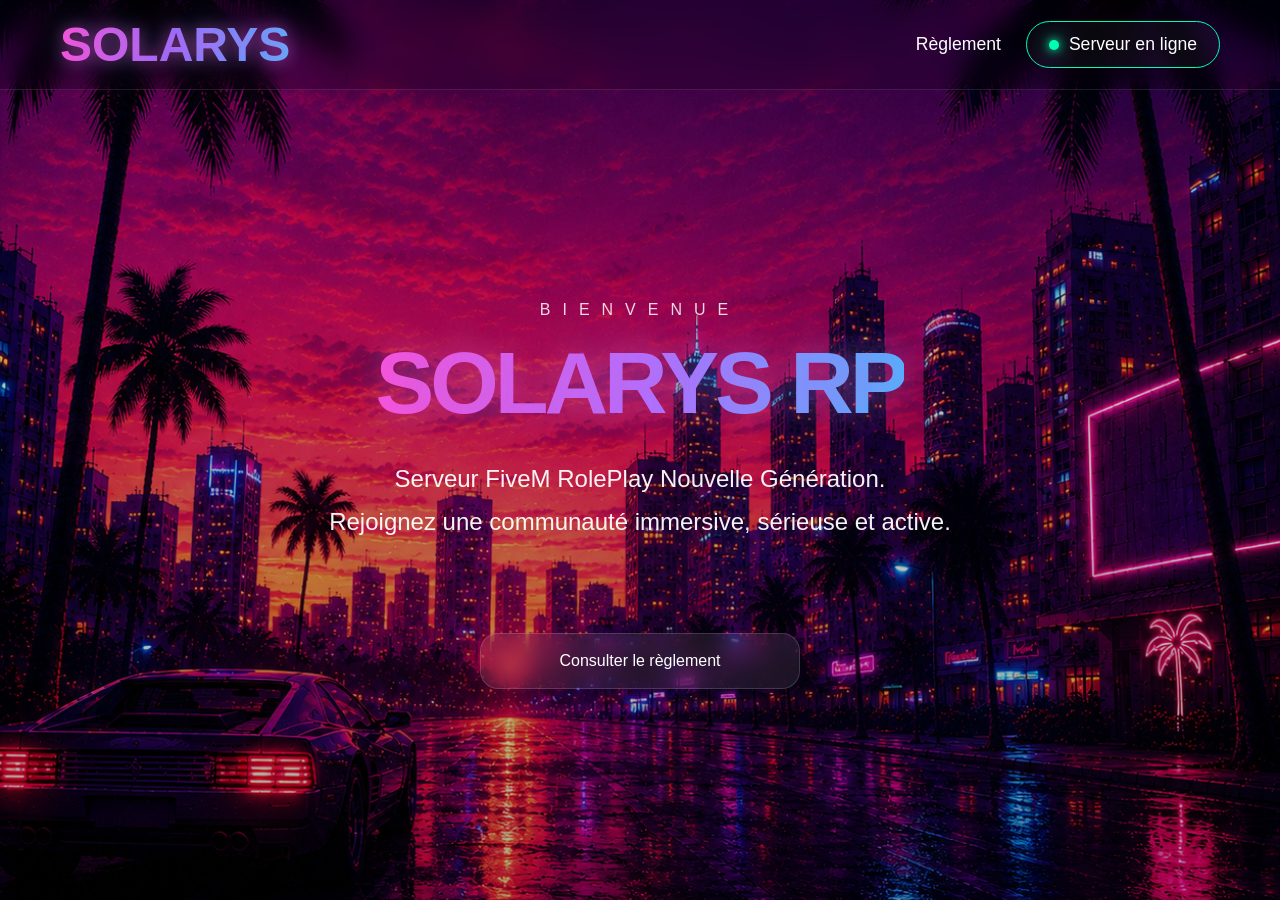
<file: index.html>
<!DOCTYPE html>
<html lang="fr">

<head>
    <meta charset="UTF-8">
    <meta name="viewport" content="width=device-width, initial-scale=1.0">

    <title>SOLARYS RP</title>

    <link rel="stylesheet" href="assets/css/style.css">
</head>

<body>

    <div class="overlay"></div>

    <header>
        <div class="logo">SOLARYS</div>

        <nav>
            <a href="reglement.html">Règlement</a>

            <a href="#" class="status">
                <span class="dot"></span>
                Serveur en ligne
            </a>
        </nav>
    </header>

    <main>

        <span class="welcome">
            BIENVENUE
        </span>

        <h1>SOLARYS RP</h1>

        <p>
            Serveur FiveM RolePlay Nouvelle Génération.<br>
            Rejoignez une communauté immersive, sérieuse et active.
        </p>

        <div class="buttons">

 <a href="https://reglement.solarys-rp.fr/reglement%20packgraphique.html" class="btn-secondary">
    Consulter le règlement
</a>
</div>

    </main>

    <script src="assets/js/script.js"></script>

</body>

</html>
</file>
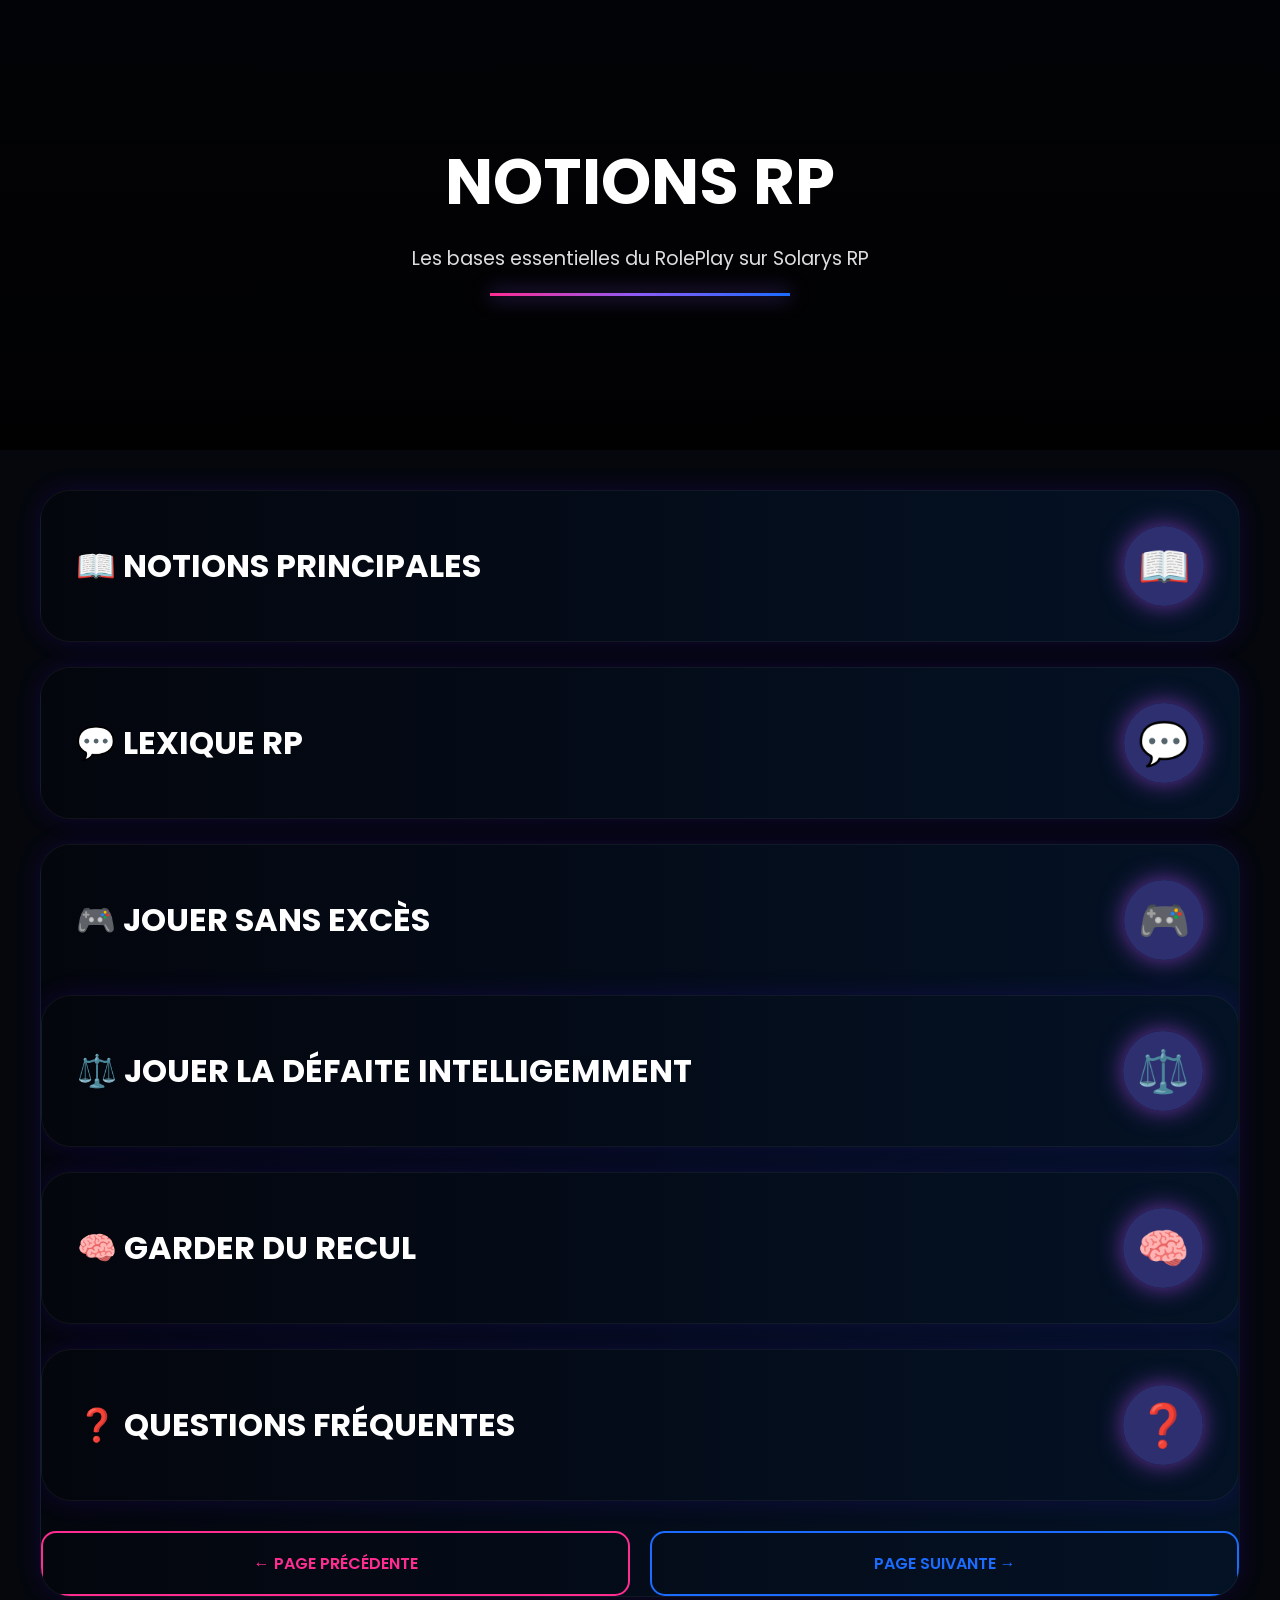
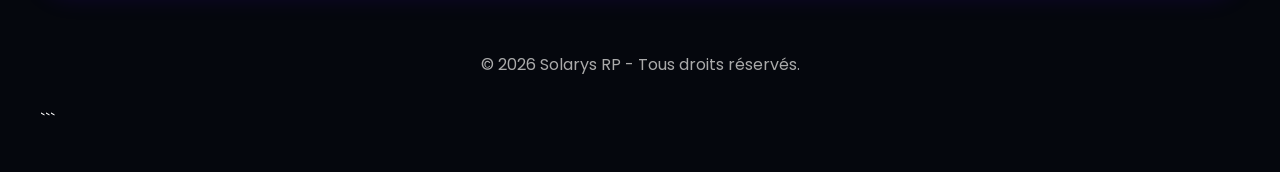
<file: ESSAI.html>
<!DOCTYPE html>
<html lang="fr">
<head>
<meta charset="UTF-8">
<meta name="viewport" content="width=device-width, initial-scale=1.0">

<title>Notions RP - Solarys RP</title>

<link href="https://fonts.googleapis.com/css2?family=Poppins:wght@300;400;500;600;700&display=swap" rel="stylesheet">

<style>

*{
margin:0;
padding:0;
box-sizing:border-box;
font-family:'Poppins',sans-serif;
}

body{
background:#05070d;
color:#fff;
}

.hero{
height:450px;
background:
linear-gradient(rgba(0,0,0,.55),rgba(0,0,0,.85)),
url("https://raw.githubusercontent.com/corentinsola/solarys-rp/main/plage%20solarys.png");
background-size:cover;
background-position:center;
display:flex;
justify-content:center;
align-items:center;
text-align:center;
}

.hero-content h1{
font-size:4rem;
text-transform:uppercase;
}

.hero-content p{
margin-top:15px;
font-size:1.2rem;
color:#ddd;
}

.neon-divider{
width:300px;
height:3px;
margin:20px auto;
background:linear-gradient(90deg,#ff2d92,#8b5cf6,#1b6cff);
box-shadow:0 0 20px #8b5cf6;
}

.container{
max-width:1400px;
margin:auto;
padding:40px;
}

.section{
background:linear-gradient(90deg,#04060d,#041225);
border-radius:30px;
margin-bottom:25px;
overflow:hidden;
border:1px solid rgba(255,255,255,.05);
box-shadow:0 0 25px rgba(80,0,255,.15);
}

.section-header{
padding:35px;
display:flex;
justify-content:space-between;
align-items:center;
cursor:pointer;
}

.section-header h2{
font-size:2rem;
}

.accordion-arrow{
width:80px;
height:80px;
border-radius:50%;
display:flex;
align-items:center;
justify-content:center;
background:rgba(50,50,120,.9);
box-shadow:0 0 25px rgba(180,80,255,.6);
}

.accordion-arrow span{
font-size:42px;
color:#b45cff;
}

.section-content{
padding:0 35px 35px;
}

.hidden{
display:none;
}

ul{
list-style:none;
}

li{
padding:12px 0;
border-bottom:1px solid rgba(255,255,255,.05);
}

li::before{
content:"• ";
color:#ff2d92;
font-weight:bold;
}

.navigation{
display:flex;
gap:20px;
margin-top:30px;
}

.navigation a{
flex:1;
padding:18px;
text-align:center;
text-decoration:none;
font-weight:600;
border-radius:15px;
}

.prev{
border:2px solid #ff2d92;
color:#ff2d92;
}

.next{
border:2px solid #1b6cff;
color:#1b6cff;
}

footer{
padding:30px;
text-align:center;
color:#aaa;
}

</style>
</head>

<body>

<header class="hero">
<div class="hero-content">
<h1>NOTIONS RP</h1>
<p>Les bases essentielles du RolePlay sur Solarys RP</p>
<div class="neon-divider"></div>
</div>
</header>

<div class="container">

<div class="section notions">
<div class="section-header" onclick="toggle(this)">
<h2>📖 NOTIONS PRINCIPALES</h2>
<div class="accordion-arrow"><span>📖</span></div>
</div>

<div class="section-content hidden">
<ul>
<li><strong>Mass RP :</strong> prendre en compte la population invisible autour de vous.</li>
<li><strong>RolePlay :</strong> incarner un personnage dans un univers fictif.</li>
<li><strong>HRP :</strong> tout ce qui est hors personnage.</li>
<li><strong>Metagaming :</strong> utiliser des informations obtenues hors RP.</li>
<li><strong>Powergaming :</strong> réaliser des actions impossibles ou irréalistes.</li>
</ul>
</div>
</div>

  
<div class="section lexique">

<div class="section-header" onclick="toggle(this)">
<h2>💬 LEXIQUE RP</h2>
<div class="accordion-arrow">
<span>💬</span></div>
</div>

<div class="section-content hidden">

<ul>
<li><strong>Maux de tête :</strong> bug ou crash.</li>
<li><strong>J'ai un bug :</strong> 🧠 J'ai un mal de tête.</li>
<li><strong>J'ai crash :</strong> 😵 Je me suis évanoui.</li>
<li><strong>Je freeze :</strong> 🧊 Je suis paralysé / figé.</li>
<li><strong>J'ai des lags :</strong> 🌫️ J'ai des vertiges.</li>
<li><strong>Je vais déco :</strong> 😴 Je vais dormir.</li>
<li><strong>Je reviens :</strong> 🔄 Je reviens de mon repos.</li>
<li><strong>Va Discord :</strong> 📱 Appelle-moi.</li>
<li><strong>Je t'écris en MP :</strong> 💬 Je t'envoie un message.</li>
<li><strong>Ticket :</strong> 📝 Demande officielle.</li>
<li><strong>Ban / Kick :</strong> 🚫 Expulsé de la ville.</li>
<li><strong>AFK :</strong> 🚶 Je suis absent.</li>
<li><strong>Je suis nouveau :</strong> 🆕 Je viens d'arriver en ville.</li>
</ul>

</div>

</div>
<div class="section exces">

<div class="section-header" onclick="toggle(this)">
<h2>🎮 JOUER SANS EXCÈS</h2>
<div class="accordion-arrow"><span>🎮</span></div>
</div>

<div class="section-content hidden">

<p>
Ne prenez pas le RP trop au sérieux. Gardez toujours en tête qu'il s'agit d'un jeu et d'une communauté.
</p>

<br>

<p>
Les insultes légères utilisées pour renforcer l'immersion sont tolérées.
</p>

<br>

<p>
Les insultes répétées ou agressives sans but RP peuvent être sanctionnées.
</p>

<br>

<p>
Avant de parler, demandez-vous :
</p>

<p>
<strong>« Si j'étais à sa place, est-ce que je me sentirais insulté ou énervé ? »</strong>
</p>

</div>

<div class="section defaite">

<div class="section-header" onclick="toggle(this)">
<h2>⚖️ JOUER LA DÉFAITE INTELLIGEMMENT</h2>
<div class="accordion-arrow"><span>⚖️</span></div>
</div>

<div class="section-content hidden">

<p>
Quand vous perdez une scène (par exemple lors d'un braquage), ne soyez pas susceptible.
</p>

<br>

<p>
Le Loose RP (accepter de perdre) peut ouvrir la porte à de nouvelles trames RP intéressantes.
</p>

<br>

<p>
Rester calme et jouer le jeu offre une meilleure immersion à tout le monde.
</p>

</div>

</div>
<div class="section recul">

<div class="section-header" onclick="toggle(this)">
<h2>🧠 GARDER DU RECUL</h2>
<div class="accordion-arrow"><span>🧠</span></div>
</div>

<div class="section-content hidden">

<p>
Ne confondez jamais RP et réalité.
</p>

<br>

<p>
Les propos tenus en jeu ne visent jamais la personne derrière l'écran.
</p>

<br>

<p>
Évitez les réactions impulsives et gardez toujours votre calme.
</p>

<br>

<p>
Souvenez-vous : ce n'est qu'un jeu et l'objectif principal est de s'amuser ensemble.
</p>

</div>

</div>
<div class="section">

<div class="section-header" onclick="toggle(this)">
<h2>❓ QUESTIONS FRÉQUENTES</h2>
<div class="accordion-arrow"><span>❓</span></div>
</div>

<div class="section-content hidden">

<ul>
<li><strong>Je peux contester une sanction ?</strong> Oui, via ticket avec preuves.</li>

<li><strong>Signaler un joueur ou un staff ?</strong> Ticket Discord avec pseudo, preuve et contexte.</li>

<li><strong>Créer un groupe ?</strong> Procédure en ticket "Illégal" auprès d'un Référent Illégal.</li>

<li><strong>Accessible aux débutants ?</strong> Oui ! Tutoriel en jeu et staff disponible.</li>

<li><strong>Je peux utiliser une information Discord en jeu ?</strong> Non, sauf si elle a été obtenue lors d'une véritable scène RP.</li>

<li><strong>Comment rejoindre le serveur ?</strong> Discord → FIVEM → SOLARYS RP.</li>
</ul>

</div>

</div>

<div class="navigation">

<a href="https://reglement.solarys-rp.fr/reglement%20packgraphique.html" class="prev">
← PAGE PRÉCÉDENTE
</a>

<a href="https://reglement.solarys-rp.fr/reglement%20legal.html" class="next">
PAGE SUIVANTE →
</a>

</div>

</div>

<footer>
© 2026 Solarys RP - Tous droits réservés.
</footer>

<script>
function toggle(element){
const content = element.nextElementSibling;
content.classList.toggle("hidden");

const arrow = element.querySelector(".accordion-arrow span");

if(content.classList.contains("hidden")){
arrow.innerHTML="⌄";
}else{
arrow.innerHTML="⌃";
}
}
</script>

</body>
</html>
```
</file>
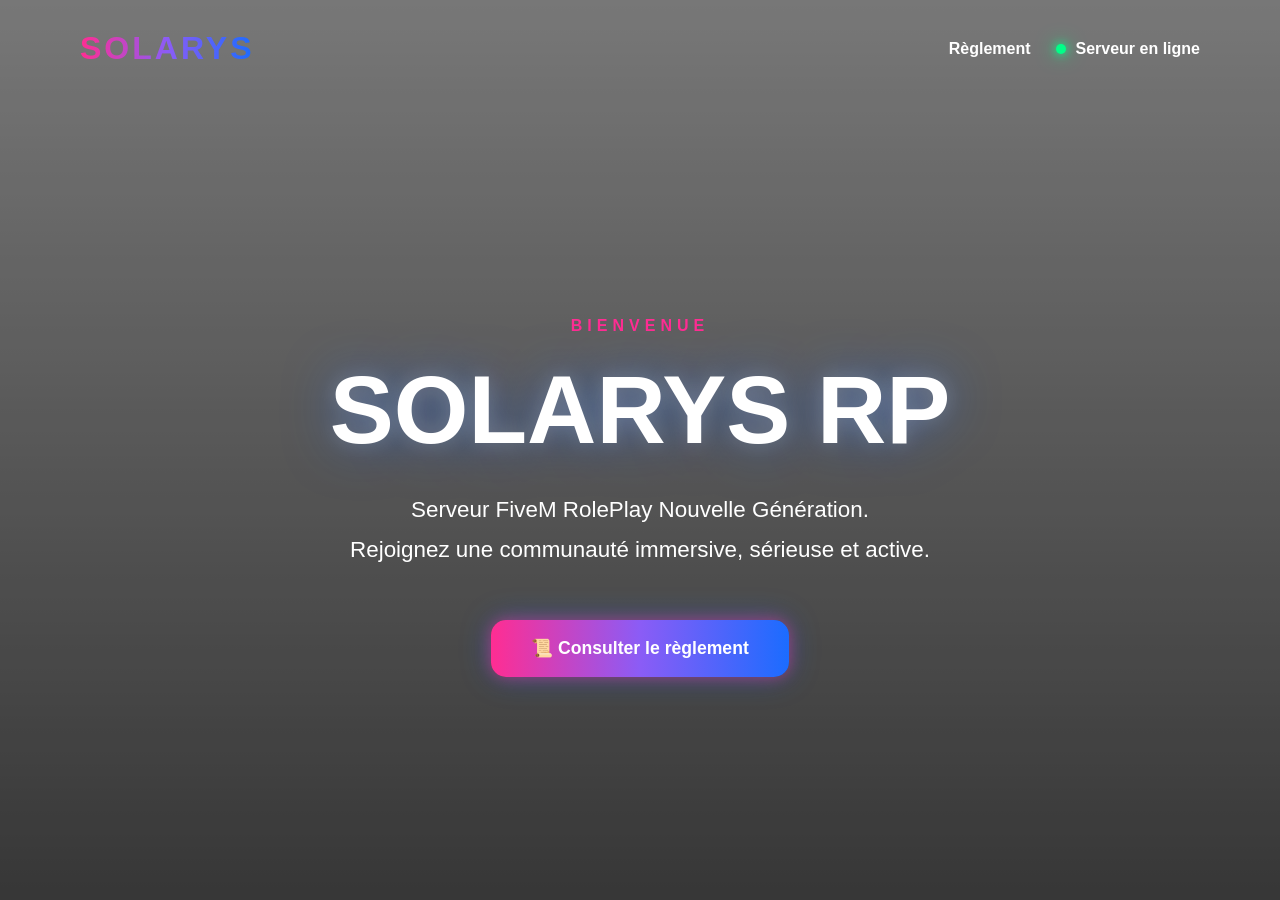
<file: page d acceuil solarys.html>
<!DOCTYPE html>
<html lang="fr">

<head>
<meta charset="UTF-8">
<meta name="viewport" content="width=device-width, initial-scale=1.0">

<title>SOLARYS RP</title>

<link rel="stylesheet" href="style.css">

</head>

    <body>
    
<div class="overlay"></div>

<header>

<div class="logo">SOLARYS</div>

<nav>
<a href="reglement.html">Règlement</a>

<a href="#" class="status">
<span class="dot"></span>
Serveur en ligne
</a>
</nav>

</header>

<main>

<span class="welcome">
BIENVENUE
</span>

<h1>SOLARYS RP</h1>

<p>
Serveur FiveM RolePlay Nouvelle Génération.<br>
Rejoignez une communauté immersive, sérieuse et active.
</p>

<div class="bouton-centre">
   <a href="https://reglement.solarys-rp.fr/reglement%20packgraphique.html" class="btn-reglement">
   📜 Consulter le règlement
</a>
</div>

</main>

<script src="assets/js/script.js"></script>

</body>

</html>
</file>
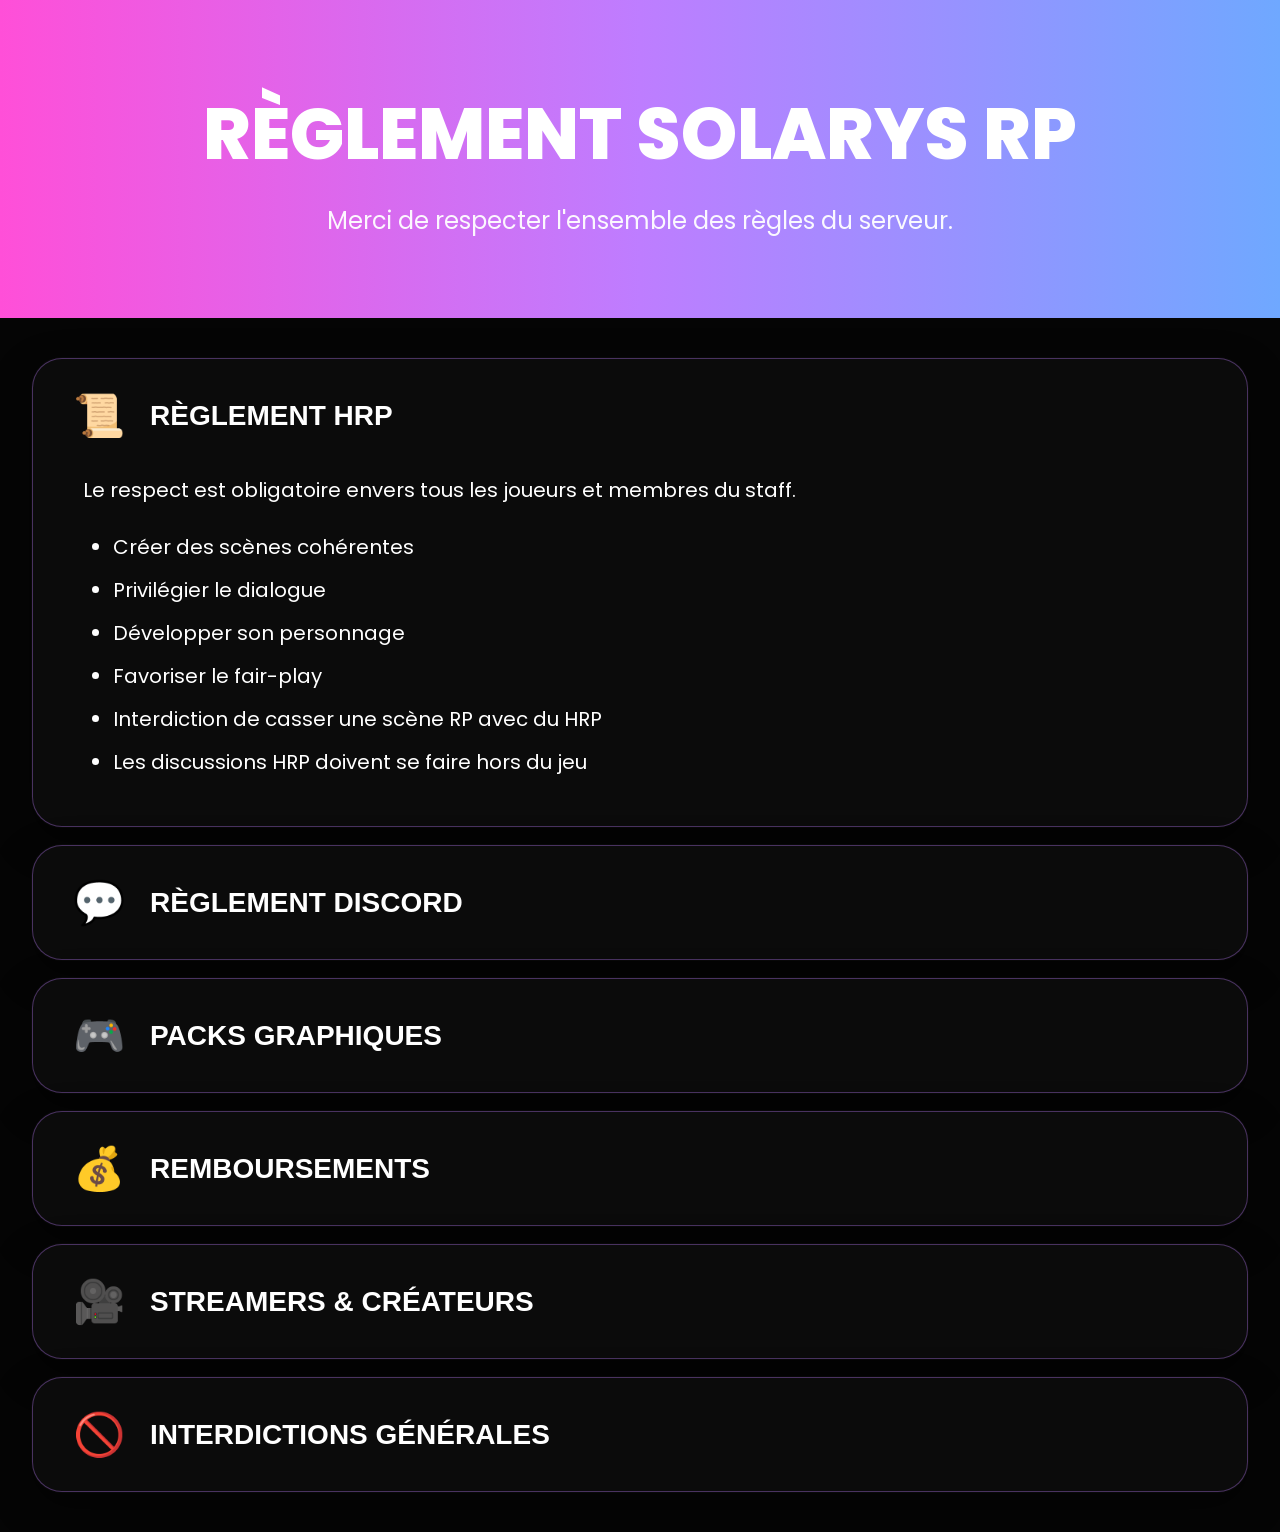
<file: reglement avec onglet.html>
<!DOCTYPE html>
<html lang="fr">

<head>
<meta charset="UTF-8">
<meta name="viewport" content="width=device-width, initial-scale=1.0">

<title>Règlement Solarys RP</title>

<link href="https://fonts.googleapis.com/css2?family=Poppins:wght@300;400;500;600;700;800&display=swap" rel="stylesheet">

<style>

*{
    margin:0;
    padding:0;
    box-sizing:border-box;
}

body{
    background:#050505;
    color:white;
    font-family:'Poppins',sans-serif;
    overflow-x:hidden;
}

/* ==========================
BANNIERE SOLARYS
========================== */

.hero{

    background:linear-gradient(
    90deg,
    #ff4fd8 0%,
    #be7dff 50%,
    #6fa8ff 100%
    );

    text-align:center;

    padding:80px 20px;
}

.hero h1{

    font-size:72px;

    font-weight:800;

    margin-bottom:15px;
}

.hero p{

    font-size:24px;

    opacity:.95;
}

/* ==========================
CONTENEUR
========================== */

.container{

    width:95%;

    max-width:1800px;

    margin:40px auto;
}

/* ==========================
ACCORDIONS
========================== */

.accordion{

    background:#0b0b0b;

    border:1px solid rgba(190,125,255,.35);

    border-radius:30px;

    overflow:hidden;

    margin-bottom:18px;

    box-shadow:
    0 0 0 1px rgba(255,255,255,.02),
    0 15px 40px rgba(0,0,0,.45);

    transition:.3s;
}

.accordion:hover{

    transform:translateY(-2px);

    border-color:#ff4fd8;
}

.accordion-header{

    width:100%;

    background:none;

    border:none;

    color:white;

    cursor:pointer;

    padding:32px 40px;

    display:flex;

    align-items:center;
}

.left{

    display:flex;

    align-items:center;

    gap:25px;
}

.emoji{

    font-size:42px;
}

.left h2{

    font-size:28px;

    font-weight:700;
}

.accordion-content{

    max-height:0;

    overflow:hidden;

    transition:max-height .45s ease;
}

.accordion.active .accordion-content{

    max-height:3000px;
}

.content{

    padding:0 50px 40px;
}

.content p{

    font-size:20px;

    line-height:1.8;

    margin-bottom:20px;
}

.content ul{

    padding-left:30px;
}

.content li{

    font-size:20px;

    line-height:1.9;

    margin-bottom:5px;
}

/* ==========================
MOBILE
========================== */

@media(max-width:768px){

.hero h1{
    font-size:42px;
}

.hero p{
    font-size:18px;
}

.left h2{
    font-size:20px;
}

.emoji{
    font-size:30px;
}

.content li,
.content p{
    font-size:16px;
}

}

</style>
</head>

<body>

<header class="hero">

<h1>RÈGLEMENT SOLARYS RP</h1>

<p>Merci de respecter l'ensemble des règles du serveur.</p>

</header>

<div class="container">

<!-- HRP -->

<div class="accordion active">

<button class="accordion-header">

<div class="left">
<div class="emoji">📜</div>
<h2>RÈGLEMENT HRP</h2>
</div>

</button>

<div class="accordion-content">

<div class="content">

<p>
Le respect est obligatoire envers tous les joueurs et membres du staff.
</p>

<ul>
<li>Créer des scènes cohérentes</li>
<li>Privilégier le dialogue</li>
<li>Développer son personnage</li>
<li>Favoriser le fair-play</li>
<li>Interdiction de casser une scène RP avec du HRP</li>
<li>Les discussions HRP doivent se faire hors du jeu</li>
</ul>

</div>

</div>

</div>

<!-- DISCORD -->

<div class="accordion">

<button class="accordion-header">

<div class="left">
<div class="emoji">💬</div>
<h2>RÈGLEMENT DISCORD</h2>
</div>

</button>

<div class="accordion-content">

<div class="content">

<ul>
<li>Respect obligatoire envers tous les membres</li>
<li>Propos discriminatoires interdits</li>
<li>Pseudos insultants interdits</li>
<li>Usurpation d'identité staff interdite</li>
<li>Tickets clairs et respectueux</li>
<li>Micro correct obligatoire</li>
</ul>

</div>

</div>

</div>

<!-- PACKS -->

<div class="accordion">

<button class="accordion-header">

<div class="left">
<div class="emoji">🎮</div>
<h2>PACKS GRAPHIQUES</h2>
</div>

</button>

<div class="accordion-content">

<div class="content">

<ul>
<li>No Props</li>
<li>No Water</li>
<li>No Bush</li>
<li>Crosshair externe</li>
<li>Tracers</li>
<li>Hit Effects</li>
<li>Kill Effects</li>
<li>Blood Effects</li>
<li>Réduction du recul</li>
</ul>

</div>

</div>

</div>

<!-- REMBOURSEMENTS -->

<div class="accordion">

<button class="accordion-header">

<div class="left">
<div class="emoji">💰</div>
<h2>REMBOURSEMENTS</h2>
</div>

</button>

<div class="accordion-content">

<div class="content">

<ul>
<li>Aucun remboursement lors des reboots</li>
<li>Aucune erreur bancaire remboursée</li>
<li>Preuves obligatoires</li>
</ul>

</div>

</div>

</div>

<!-- STREAMERS -->

<div class="accordion">

<button class="accordion-header">

<div class="left">
<div class="emoji">🎥</div>
<h2>STREAMERS & CRÉATEURS</h2>
</div>

</button>

<div class="accordion-content">

<div class="content">

<ul>
<li>Streamer est autorisé</li>
<li>Le streamhack est interdit</li>
<li>Le metagaming via le chat est interdit</li>
<li>Respect obligatoire de la communauté</li>
</ul>

</div>

</div>

</div>

<!-- INTERDICTIONS -->

<div class="accordion">

<button class="accordion-header">

<div class="left">
<div class="emoji">🚫</div>
<h2>INTERDICTIONS GÉNÉRALES</h2>
</div>

</button>

<div class="accordion-content">

<div class="content">

<ul>
<li>Racisme</li>
<li>Homophobie</li>
<li>Sexisme</li>
<li>Discrimination</li>
<li>RP sexuel</li>
<li>Utilisation de bugs</li>
<li>Streamhack</li>
<li>Publicité pour d'autres serveurs</li>
</ul>

</div>

</div>

</div>

</div>

<script>

document.querySelectorAll('.accordion-header').forEach(header => {

header.addEventListener('click', () => {

const accordion = header.parentElement;

accordion.classList.toggle('active');

});

});

</script>

</body>
</html>
</file>
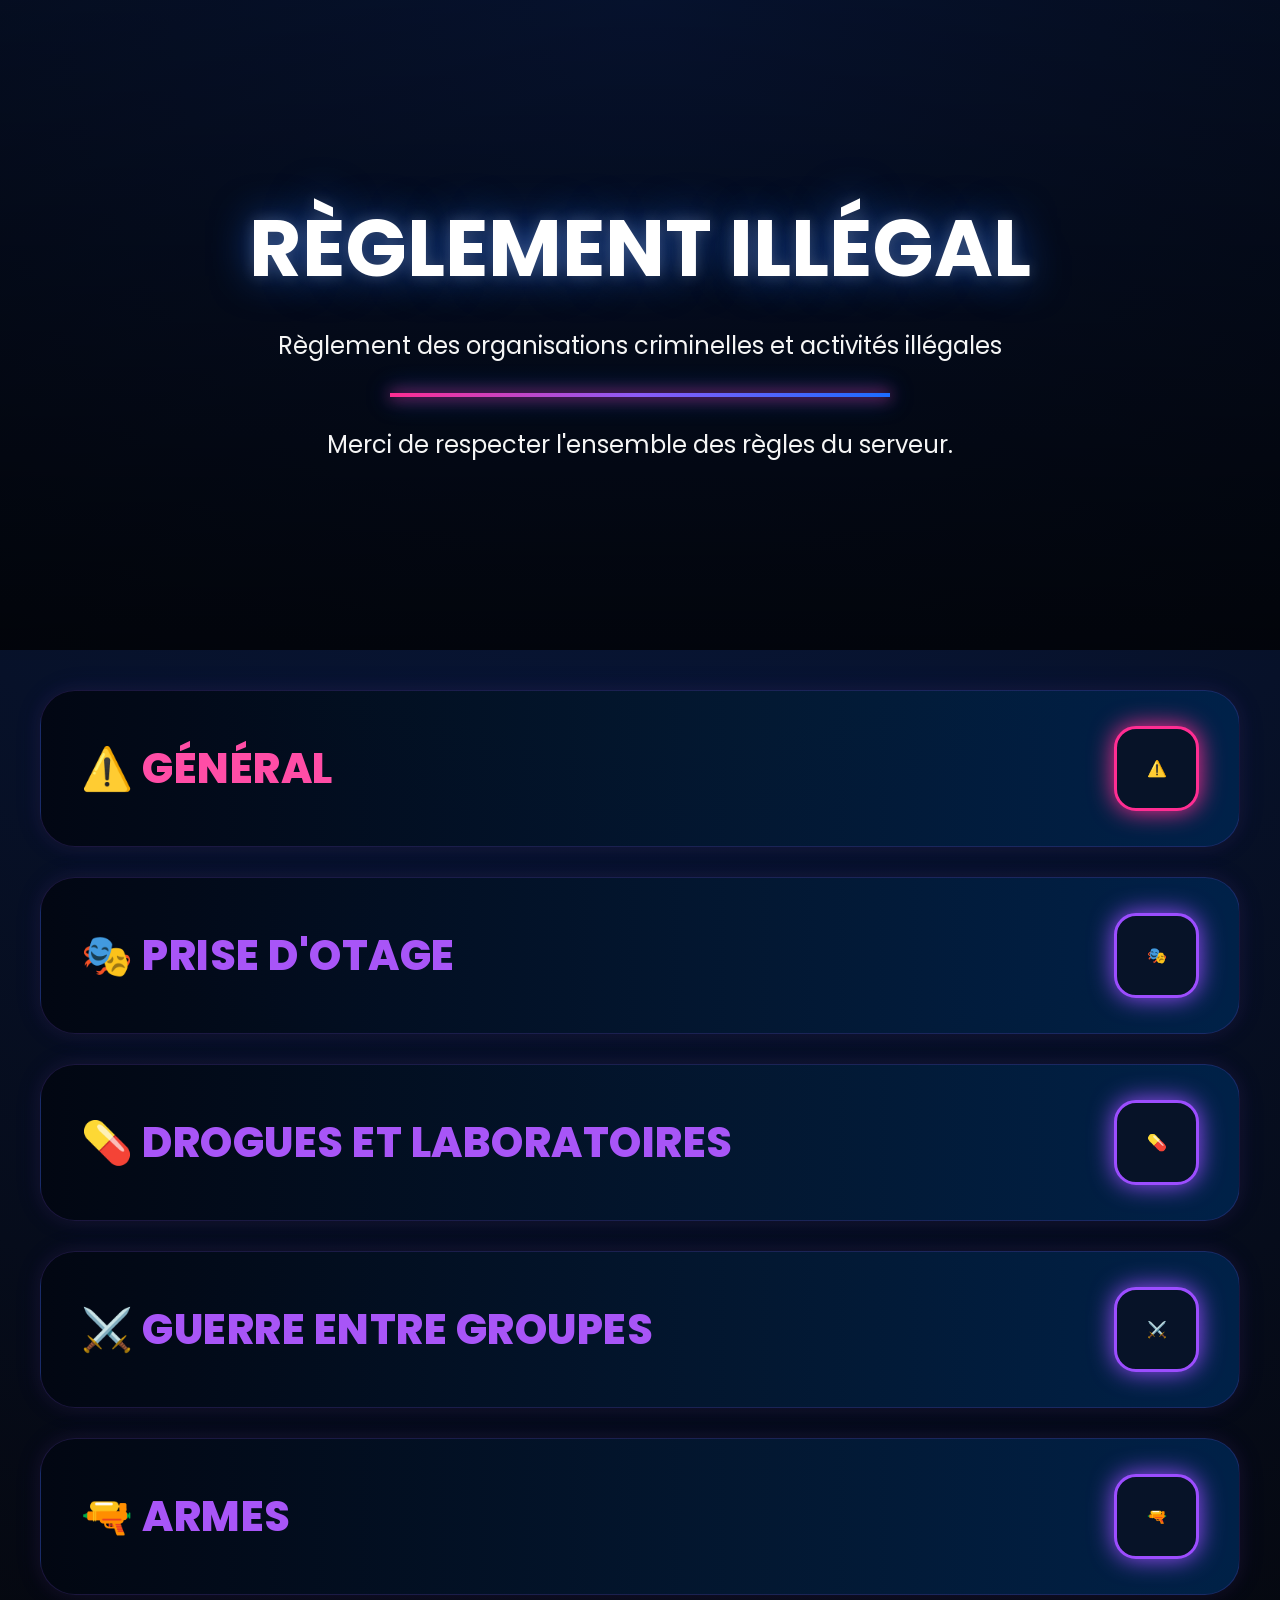
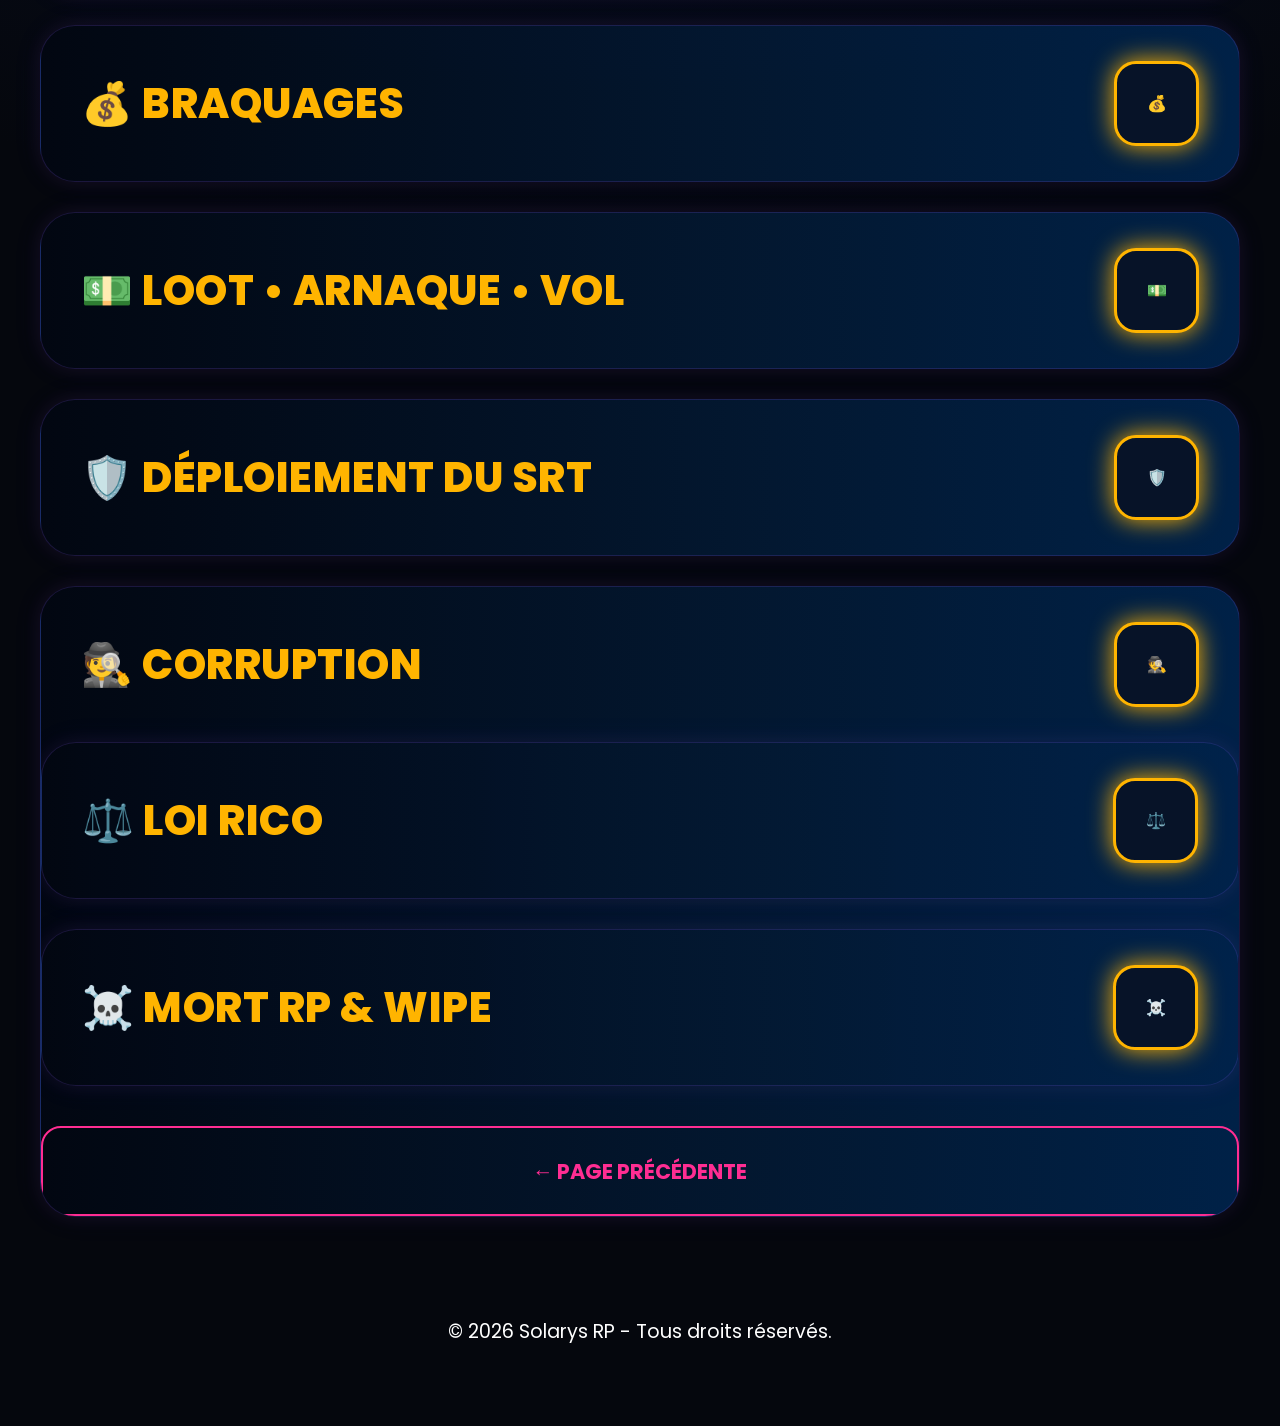
<file: reglement illegal.html>
<!DOCTYPE html>
<html lang="fr">

<head>
<meta charset="UTF-8">
<meta name="viewport" content="width=device-width, initial-scale=1.0">

<title>Règlement Illégal - Solarys RP</title>

<link rel="preconnect" href="https://fonts.googleapis.com">
<link rel="preconnect" href="https://fonts.gstatic.com" crossorigin>

<link href="https://fonts.googleapis.com/css2?family=Poppins:wght@300;400;500;600;700;800&display=swap" rel="stylesheet">

<style>

/* RESET */

*{
margin:0;
padding:0;
box-sizing:border-box;
font-family:'Poppins',sans-serif;
}

body{
background:#05070d;
color:#ffffff;
background:radial-gradient(circle at top,#091b45 0%,#05070d 60%);
}

/* HERO */

.hero{
height:650px;
background:
linear-gradient(rgba(0,0,0,.35),rgba(0,0,0,.75)),
url("https://raw.githubusercontent.com/corentinsola/solarys-rp/main/cote illegal.png");
    background-size:cover;
background-position:center;
display:flex;
justify-content:center;
align-items:center;
text-align:center;
}

.hero-content{
max-width:1200px;
padding:20px;
}

.hero-content h1{
font-size:5rem;
font-weight:700;
text-transform:uppercase;
}

.hero-content p{
margin-top:20px;
font-size:1.5rem;
}

.neon-divider{
width:500px;
height:4px;
margin:30px auto;
background:linear-gradient(90deg,#ff2d92,#8b5cf6,#1b6cff);
}

.hero-content{
max-width:1200px;
padding:20px;
}

.hero-content h1{
font-size:5rem;
font-weight:700;
text-transform:uppercase;
color:white;

text-shadow:
0 0 15px rgba(255,255,255,.2),
0 0 40px rgba(27,108,255,.6);
}

.hero-content p{
margin-top:20px;
font-size:1.5rem;
color:#f5f5f5;
}

.neon-divider{
width:500px;
height:4px;
margin:30px auto;

background:
linear-gradient(
90deg,
#ff2d92,
#8b5cf6,
#1b6cff
);

box-shadow:
0 0 15px #ff2d92,
0 0 25px #1b6cff;
}
.container{
    max-width:1600px;
    margin:auto;
    padding:40px;
}

.section{
    background:linear-gradient(
        90deg,
        rgba(2,7,18,.95) 0%,
        rgba(3,25,51,.95) 60%,
        rgba(0,35,75,.95) 100%
    );

    border:1px solid rgba(139,92,246,.18);

    border-radius:35px;

    margin-bottom:30px;

    overflow:hidden;

    box-shadow:
    0 0 20px rgba(255,45,146,.08),
    0 0 30px rgba(27,108,255,.08);
}

.section-header{
    min-height:150px;
    padding:35px 40px;

    display:flex;
    justify-content:space-between;
    align-items:center;

    cursor:pointer;
}

.section-header h2{
    font-size:2.6rem;
    font-weight:800;
    text-transform:uppercase;
    letter-spacing:.5px;
}

.modif h2{
    color:#ff4da6;
}

.tirs h2{
    color:#a855f7;
}

.sanctions h2{
    color:#ffb400;
}

.accordion-arrow{

    width:85px;
    height:85px;

    display:flex;
    align-items:center;
    justify-content:center;

    border-radius:22px;

    background:#071328;

    transition:.3s ease;
}
 .section-header:hover .accordion-arrow{

    transform:scale(1.08);

}

.modif .accordion-arrow{
    border:3px solid #ff2d92;
    box-shadow:0 0 25px #ff2d92;
}

.tirs .accordion-arrow{
    border:3px solid #9c4dff;
    box-shadow:0 0 25px #9c4dff;
}

.sanctions .accordion-arrow{
    border:3px solid #ffb400;
    box-shadow:0 0 25px #ffb400;
}

.accordion-arrow span{
    font-size:40px;
    font-weight:800;
    color:white;
}

.section-content{
    padding:0 40px 40px;
}

.hidden{
    display:none;
}

ul{
    list-style:none;
}

li{
    padding:18px 0;
    border-bottom:1px solid rgba(255,255,255,.08);
    font-size:1.2rem;
}

li::before{
    content:"• ";
    color:#ff2d92;
    font-weight:bold;
}

.navigation{
    display:flex;
    gap:25px;
    margin-top:40px;
}

.navigation a{
    flex:1;
    height:90px;

    display:flex;
    justify-content:center;
    align-items:center;

    border-radius:22px;

    text-decoration:none;
    font-size:1.3rem;
    font-weight:700;

    transition:.3s;
}

.prev{
    color:#ff2d92;
    border:3px solid #ff2d92;
}

.next{
    color:#1b6cff;
    border:3px solid #1b6cff;
}

.prev:hover{
    background:rgba(255,45,146,.1);
}

.next:hover{
    background:rgba(27,108,255,.1);
}

.next:hover{

background:#1b6cff;
color:white;

box-shadow:
0 0 25px rgba(27,108,255,.5);

}

/* RESPONSIVE */
footer{
    text-align:center;
    padding:40px 0;
    font-size:1.2rem;
    color:white;
    margin-top:60px;
}
@media(max-width:900px){

.hero{
height:500px;
}

.hero-content h1{
font-size:3rem;
}

.rule-card summary{
padding:22px;
}

.rule-card summary > span{
font-size:1.6rem;
}

.accordion-arrow{
    width:60px;
    height:60px;

    border-radius:50%;

    display:flex;
    align-items:center;
    justify-content:center;

    flex-shrink:0;

    margin-left:20px;

    background:rgba(20,25,60,.85);

    border:1px solid rgba(255,255,255,.05);

    box-shadow:
        0 0 20px rgba(255,45,146,.35),
        0 0 40px rgba(139,92,246,.35);
}

.neon-divider{
width:250px;
}

}
.navigation a{

flex:1;

padding:22px;

text-align:center;

text-decoration:none;

font-weight:700;

border-radius:20px;

}

.prev{
border:2px solid #ff2d92;
color:#ff2d92;
}

.next{
border:2px solid #1b6cff;
color:#1b6cff;
}
.prev:hover{
background:#ff2d92;
color:white;
box-shadow:0 0 25px rgba(255,45,146,.5);
}

.next:hover{
background:#1b6cff;
color:white;
box-shadow:0 0 25px rgba(27,108,255,.5);
}
</style>

</head>

<body>

<header class="hero">

<div class="hero-content">

<h1>RÈGLEMENT ILLÉGAL</h1>

<p>
Règlement des organisations criminelles et activités illégales
</p>

<div class="neon-divider"></div>

<p>
Merci de respecter l'ensemble des règles du serveur.
</p>

</div>

</header>
<div class="container">
<div class="section modif">

<div class="section-header" onclick="toggle(this)">
<h2>⚠️ GÉNÉRAL</h2>

<div class="accordion-arrow">
    ⚠️
</div>

</div>

<div class="section-content hidden">

<ul>
<li>Fear RP obligatoire.</li>
<li>Les quartiers ne sont pas des zones de non-droit.</li>
<li>Les conflits doivent avoir une évolution RP.</li>
<li>Le farm est interdit entre 21h00 et 01h00.</li>
<li>Respect permanent du Mass RP.</li>
</ul>

</div>

</div>

<div class="section tirs">

<div class="section-header" onclick="toggle(this)">
<h2>🎭 PRISE D'OTAGE</h2>

<div class="accordion-arrow">
    🎭
</div>

</div>

<div class="section-content hidden">

<ul>
<li>Une raison RP sérieuse est obligatoire.</li>
<li>Les négociations doivent être cohérentes.</li>
<li>Le Full Win est interdit.</li>
<li>Les exécutions sans RP sont interdites.</li>
<li>Le Fair-Play est obligatoire.</li>
</ul>

</div>

</div>

<div class="section tirs">

<div class="section-header" onclick="toggle(this)">
<h2>💊 DROGUES ET LABORATOIRES</h2>

<div class="accordion-arrow">
    💊
</div>

</div>

<div class="section-content hidden">

<ul>
<li>Les laboratoires doivent rester rares.</li>
<li>Le camping est interdit.</li>
<li>Le MetaGaming est interdit.</li>
<li>Les scènes doivent être immersives.</li>
<li>Le Full Win est interdit.</li>
</ul>

</div>

</div>


<div class="section tirs">


<div class="section-header" onclick="toggle(this)">
<h2>⚔️ GUERRE ENTRE GROUPES</h2>

<div class="accordion-arrow">
   ⚔️
</div>

</div>

<div class="section-content hidden">

<ul>
<li>Alliances entre groupes interdites.</li>
<li>Alliances commerciales autorisées.</li>
<li>Le loot de guerre nécessite validation.</li>
<li>Les Mort RP restent à la décision du Staff.</li>
</ul>

</div>

</div>


<div class="section tirs">

<div class="section-header" onclick="toggle(this)">
<h2>🔫 ARMES</h2>

<div class="accordion-arrow">
    🔫
</div>

</div>

<div class="section-content hidden">

<ul>
<li>Le GunFight n'est jamais la première solution.</li>
<li>Le Fear RP est obligatoire.</li>
<li>Les Drive-By abusifs sont interdits.</li>
<li>Les armes lourdes doivent rester rares.</li>
</ul>

</div>

</div>


<div class="section sanctions">

<div class="section-header" onclick="toggle(this)">
<h2>💰 BRAQUAGES</h2>

<div class="accordion-arrow">
    💰
</div>
</div>

<div class="section-content hidden">

<ul>
<li>Les braquages doivent être préparés sérieusement.</li>
<li>Les négociations sont obligatoires.</li>
<li>Le Full Win est interdit.</li>
<li>Le braquage de la Maze Bank est considéré comme un événement majeur.</li>
</ul>

</div>

</div>

<div class="section sanctions">

<div class="section-header" onclick="toggle(this)">
<h2>💵 LOOT • ARNAQUE • VOL</h2>

<div class="accordion-arrow">
    💵
</div>

</div>

<div class="section-content hidden">

<ul>
<li>Une construction RP est obligatoire.</li>
<li>Le Fair-Play est obligatoire.</li>
<li>Les vols abusifs sont interdits.</li>
</ul>

</div>

</div>


<div class="section sanctions">

<div class="section-header" onclick="toggle(this)">
<h2>🛡️ DÉPLOIEMENT DU SRT</h2>

<div class="accordion-arrow">
   🛡️
</div>

</div>

<div class="section-content hidden">

<p>
Le SRT est une unité exceptionnelle déployée uniquement sous autorisation.
</p>

</div>

</div>


<div class="section sanctions">

<div class="section-header" onclick="toggle(this)">
<h2>🕵️ CORRUPTION</h2>

<div class="accordion-arrow">
  🕵️
</div>
</div>

<div class="section-content hidden">

<ul>
<li>Dossier obligatoire.</li>
<li>Validation du Staff obligatoire.</li>
<li>Le RP doit rester sérieux et cohérent.</li>
</ul>

</div>

<div class="section sanctions">

<div class="section-header" onclick="toggle(this)">
<h2>⚖️ LOI RICO</h2>
    
<div class="accordion-arrow">
⚖️
</div>

</div>
<div class="section-content hidden">

<p>
Application uniquement après validation d'un dossier complet.
</p>

</div>

</div>

<div class="section sanctions">

<div class="section-header" onclick="toggle(this)">
<h2>☠️ MORT RP & WIPE</h2>

<div class="accordion-arrow">
☠️
</div>

</div>

<div class="section-content hidden">

<ul>
<li>Validation Staff obligatoire.</li>
<li>Dossier complet requis.</li>
<li>Le retour du même personnage est interdit.</li>
</ul>

</div>

</div>

<div class="navigation">

<a href="https://reglement.solarys-rp.fr/reglement%20legal.html" class="prev">
← PAGE PRÉCÉDENTE
</a>

</div>

</div>

<footer>
© 2026 Solarys RP - Tous droits réservés.
</footer>

<script>

function toggle(element){

    const content = element.nextElementSibling;
    const arrow = element.querySelector(".accordion-arrow span");

    content.classList.toggle("hidden");

    if(content.classList.contains("hidden")){
        arrow.innerHTML = "⌄";
    }else{
        arrow.innerHTML = "⌃";
    }

}

document.addEventListener("DOMContentLoaded", function(){

    document.querySelectorAll(".section-content").forEach(content=>{
        content.classList.add("hidden");
    });

    document.querySelectorAll(".accordion-arrow span").forEach(arrow=>{
        arrow.innerHTML = "⌄";
    });

});

</script>

</body>
</html>
</file>
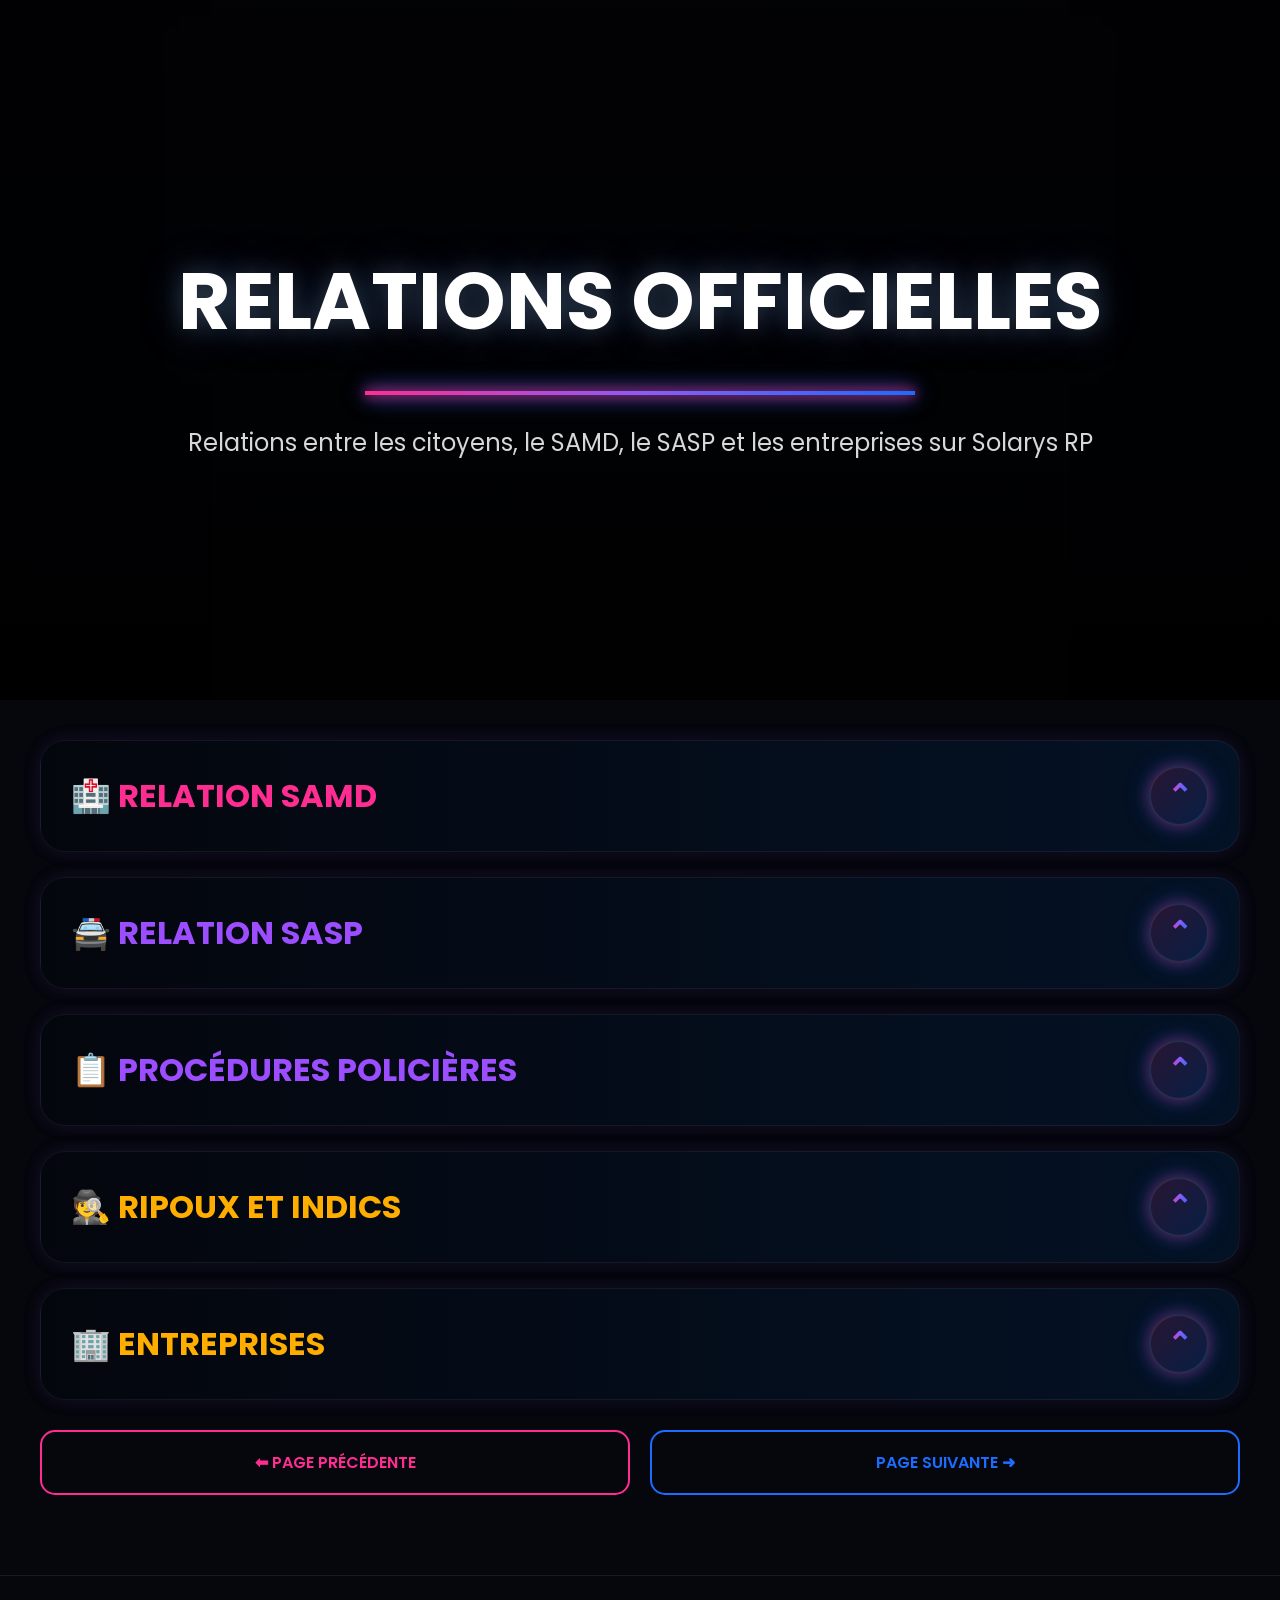
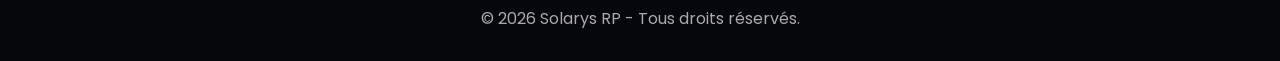
<file: reglement legal.html>
<!DOCTYPE html>
<html lang="fr">
<head>
<meta charset="UTF-8">
<meta name="viewport" content="width=device-width, initial-scale=1.0">

<title>Règlement Pack Graphique - Solarys RP</title>

<link href="https://fonts.googleapis.com/css2?family=Poppins:wght@300;400;500;600;700&display=swap" rel="stylesheet">

<style>

*{
margin:0;
padding:0;
box-sizing:border-box;
font-family:'Poppins',sans-serif;
}

body{
background:#05070d;
color:#fff;
}

/* ========================= */
/* HERO */
/* ========================= */

.hero{
height:700px;

background-image:
linear-gradient(
rgba(0,0,0,.65),
rgba(0,0,0,.85)
),
url("https://raw.githubusercontent.com/corentinsola/solarys-rp/main/cote%20legal.png");

background-size:cover;
background-position:center center;
background-repeat:no-repeat;

display:flex;
justify-content:center;
align-items:center;
text-align:center;

box-shadow:
inset 0 -150px 150px rgba(0,0,0,.45);
}

.hero-content{
max-width:1200px;
margin:auto;
}

.hero-content h1{
font-size:5rem;
font-weight:700;
text-transform:uppercase;

text-shadow:
0 0 25px rgba(255,255,255,.20),
0 0 45px rgba(0,119,255,.25);
}

.hero-content p{
margin-top:25px;
font-size:1.5rem;
color:#d8d8d8;
}

.neon-divider{
width:550px;
height:4px;
margin:30px auto;

background:
linear-gradient(
90deg,
#ff2d92,
#8b5cf6,
#1b6cff
);

box-shadow:
0 0 12px #ff2d92,
0 0 20px #8b5cf6,
0 0 25px #1b6cff;
}

/* ========================= */
/* CONTENU */
/* ========================= */

.container{
max-width:1600px;
margin:auto;
padding:40px;
}

.section{
background:linear-gradient(
90deg,
#04060d,
#041225
);

border:1px solid rgba(255,255,255,.06);
border-radius:25px;

margin-bottom:25px;

box-shadow:
0 0 20px rgba(255,45,146,.08),
0 0 20px rgba(27,108,255,.08);

overflow:hidden;
}

.section-header{
padding:25px 30px;
display:flex;
justify-content:space-between;
align-items:center;
cursor:pointer;
transition:.3s;
}

.section-header h2{
font-size:2rem;
}

.modif h2{
color:#ff2d92;
}

.tirs h2{
color:#9c4dff;
}

.sanctions h2{
color:#ffae00;
}

/* ========================= */
/* FLÈCHES */
/* ========================= */

.accordion-arrow{
width:60px;
height:60px;

display:flex;
align-items:center;
justify-content:center;

border-radius:50%;

background:
linear-gradient(
135deg,
rgba(255,45,146,.15),
rgba(27,108,255,.15)
);

border:2px solid rgba(255,255,255,.08);

box-shadow:
0 0 15px rgba(255,45,146,.35),
0 0 25px rgba(27,108,255,.35);

transition:.3s;
}

.accordion-arrow span{
font-size:30px;
font-weight:700;

background:
linear-gradient(
90deg,
#ff2d92,
#8b5cf6,
#1b6cff
);

-webkit-background-clip:text;
-webkit-text-fill-color:transparent;
}

.section-header:hover .accordion-arrow{
transform:scale(1.08);

box-shadow:
0 0 25px rgba(255,45,146,.55),
0 0 35px rgba(27,108,255,.55);
}

/* ========================= */

.section-content{
padding:0 30px 30px;
}

ul{
list-style:none;
}

li{
padding:14px 0;
border-bottom:1px solid rgba(255,255,255,.05);
font-size:1.1rem;
}

li::before{
content:"• ";
color:#ff2d92;
font-weight:bold;
}

.message{
margin-top:25px;
padding:18px;
border:1px solid #1b6cff;
border-radius:15px;
text-align:center;
}

/* ========================= */
/* NAVIGATION */
/* ========================= */

.navigation{
display:flex;
gap:20px;
margin-top:30px;
}

.navigation a{
flex:1;
padding:18px;
text-align:center;
text-decoration:none;
font-weight:600;
border-radius:15px;
transition:.3s;
}

.prev{
border:2px solid #ff2d92;
color:#ff2d92;
}

.prev:hover{
background:#ff2d92;
color:#fff;
}

.next{
border:2px solid #1b6cff;
color:#1b6cff;
}

.next:hover{
background:#1b6cff;
color:#fff;
}

footer{
margin-top:40px;
padding:30px;
text-align:center;
border-top:1px solid rgba(255,255,255,.08);
color:#aaa;
}

.hidden{
display:none;
}

/* ========================= */
/* MOBILE */
/* ========================= */

@media(max-width:900px){

.hero{
height:420px;
}

.hero-content h1{
font-size:2.5rem;
}

.hero-content p{
font-size:1rem;
}

.neon-divider{
width:220px;
}

.navigation{
flex-direction:column;
}

.section-header h2{
font-size:1.3rem;
}

}

</style>

</style>
</head>

<body>

<header class="hero">

    <div class="hero-overlay"></div>

    <div class="hero-content">

    <h1>RELATIONS OFFICIELLES</h1>

    <div class="neon-divider"></div>

    <p>
        Relations entre les citoyens, le SAMD, le SASP et les entreprises sur Solarys RP
    </p>

</div>

</header>

<div class="container">

    <!-- RELATION SAMD -->

    <div class="section modif">

        <div class="section-header" onclick="toggle(this)">
            <h2>🏥 RELATION SAMD</h2>

            <div class="accordion-arrow">
                <span>⌃</span>
            </div>
        </div>

       <div class="section-content hidden">

            <ul>
                <li>SAMD signifie San Andreas Medical Department.</li>
                <li>Le SAMD regroupe les ambulanciers, médecins et services de secours.</li>
                <li>Le SAMD assure la réanimation des joueurs blessés et le transport vers les hôpitaux.</li>
                <li>Vous devez respecter les arrêts médicaux ordonnés après une prise en charge.</li>
                <li>Lors d'une intervention EMS, décrivez vos blessures via des /me cohérents.</li>
                <li>Si le SAMD estime qu'une hospitalisation est nécessaire, vous devez poursuivre la scène RP.</li>
                <li>Dans un hôpital, vous êtes soumis aux consignes du personnel médical.</li>
                <li>Le refus systématique de soins pour éviter des conséquences RP est interdit.</li>
                <li>Toute scène médicale doit rester cohérente et immersive.</li>
            </ul>

        </div>

    </div>

    <!-- RELATION SASP -->

    <div class="section tirs">

        <div class="section-header" onclick="toggle(this)">
            <h2>🚔 RELATION SASP</h2>

            <div class="accordion-arrow">
                <span>⌃</span>
            </div>
        </div>
<div class="section-content hidden">

            <ul>
                <li>SASP signifie San Andreas State Police.</li>
                <li>Le SASP assure les patrouilles, poursuites et interventions criminelles.</li>
                <li>Vous devez craindre le SASP et respecter leurs décisions.</li>
                <li>Les amendes doivent être considérées comme des opportunités RP.</li>
                <li>Les PIT sont interdits sauf autorisation exceptionnelle.</li>
                <li>Le Fair-Play est obligatoire et le Full Win interdit.</li>
                <li>Les quartiers chauds ne sont pas des zones de non-droit.</li>
                <li>Le Freekill, le No Fear et les provocations abusives sont interdits.</li>
                <li>La hiérarchie doit être respectée.</li>
                <li>Les armes de service et radios doivent être déposées en fin de service.</li>
                <li>Les forces de l'ordre ne peuvent pas camper les points illégaux.</li>
                <li>Une descente nécessite un mandat attribué par un juge ou procureur.</li>
                <li>Une grosse somme d'argent seule ne justifie pas une arrestation.</li>
            </ul>

        </div>

    </div>

    <!-- PROCÉDURES POLICIÈRES -->

    <div class="section tirs">

        <div class="section-header" onclick="toggle(this)">
            <h2>📋 PROCÉDURES POLICIÈRES</h2>

            <div class="accordion-arrow">
                <span>⌃</span>
            </div>
        </div>

      <div class="section-content hidden">

            <ul>
                <li>Chaque arrestation, garde à vue, plainte ou intervention importante doit avoir une trace écrite.</li>
                <li>Les droits Miranda doivent être lus clairement.</li>
                <li>Un citoyen peut invoquer son droit au silence.</li>
                <li>Un citoyen peut attendre son avocat.</li>
                <li>Il est interdit de fouiller un citoyen sans justification RP cohérente.</li>
                <li>L'argent sale est considéré comme de l'argent liquide tant qu'aucune preuve ne démontre son origine.</li>
            </ul>

        </div>

    </div>

    <!-- RIPOUX ET INDICS -->

    <div class="section sanctions">

        <div class="section-header" onclick="toggle(this)">
            <h2>🕵️ RIPOUX ET INDICS</h2>

            <div class="accordion-arrow">
                <span>⌃</span>
            </div>
        </div>

<div class="section-content hidden">

            <ul>
                <li>Toute corruption ou aide volontaire à une organisation criminelle nécessite une validation.</li>
                <li>Un dossier complet doit être fourni aux référents.</li>
                <li>Les indicateurs doivent être validés par des hauts gradés.</li>
                <li>Un indic accepte les risques liés à son rôle.</li>
                <li>Une Mort RP peut être appliquée si son identité est découverte.</li>
            </ul>

        </div>

    </div>

   <!-- ENTREPRISES -->

<div class="section sanctions">

    <div class="section-header" onclick="toggle(this)">
        <h2>🏢 ENTREPRISES</h2>

        <div class="accordion-arrow">
            <span>⌃</span>
        </div>
    </div>

  <div class="section-content hidden">

        <ul>
            <li>Une scène de recrutement avec le responsable est obligatoire.</li>
            <li>Vous devez respecter la grille tarifaire fixée par le patron.</li>
            <li>Toutes les transactions doivent être enregistrées.</li>
            <li>Les véhicules de fonction ne sont pas des véhicules personnels sauf autorisation.</li>
            <li>Toute entreprise doit conserver un comportement RP sérieux et cohérent.</li>
        </ul>

        <div class="message">
            Nous vous remercions de respecter ce règlement afin de préserver une expérience de jeu saine sur le serveur.
        </div>
    </div>
</div>

<div class="navigation">

    <a href="https://reglement.solarys-rp.fr/reglement%20notion.html" class="prev">
        ⬅ PAGE PRÉCÉDENTE
    </a>

    <a href="https://reglement.solarys-rp.fr/reglement%20illegal.html" class="next">
        PAGE SUIVANTE ➜
    </a>

</div>

</div>

<footer>
© 2026 Solarys RP - Tous droits réservés.
</footer>

<script>

function toggle(element){

const content = element.nextElementSibling;

content.classList.toggle("hidden");

const arrow =
element.querySelector(".accordion-arrow span");

if(content.classList.contains("hidden")){
arrow.innerHTML="⌄";
}else{
arrow.innerHTML="⌃";
}

}

window.onload = function(){

document.querySelectorAll('.section-content').forEach(content=>{
content.classList.add('hidden');
});

}

</script>

</body>
</html>
</file>
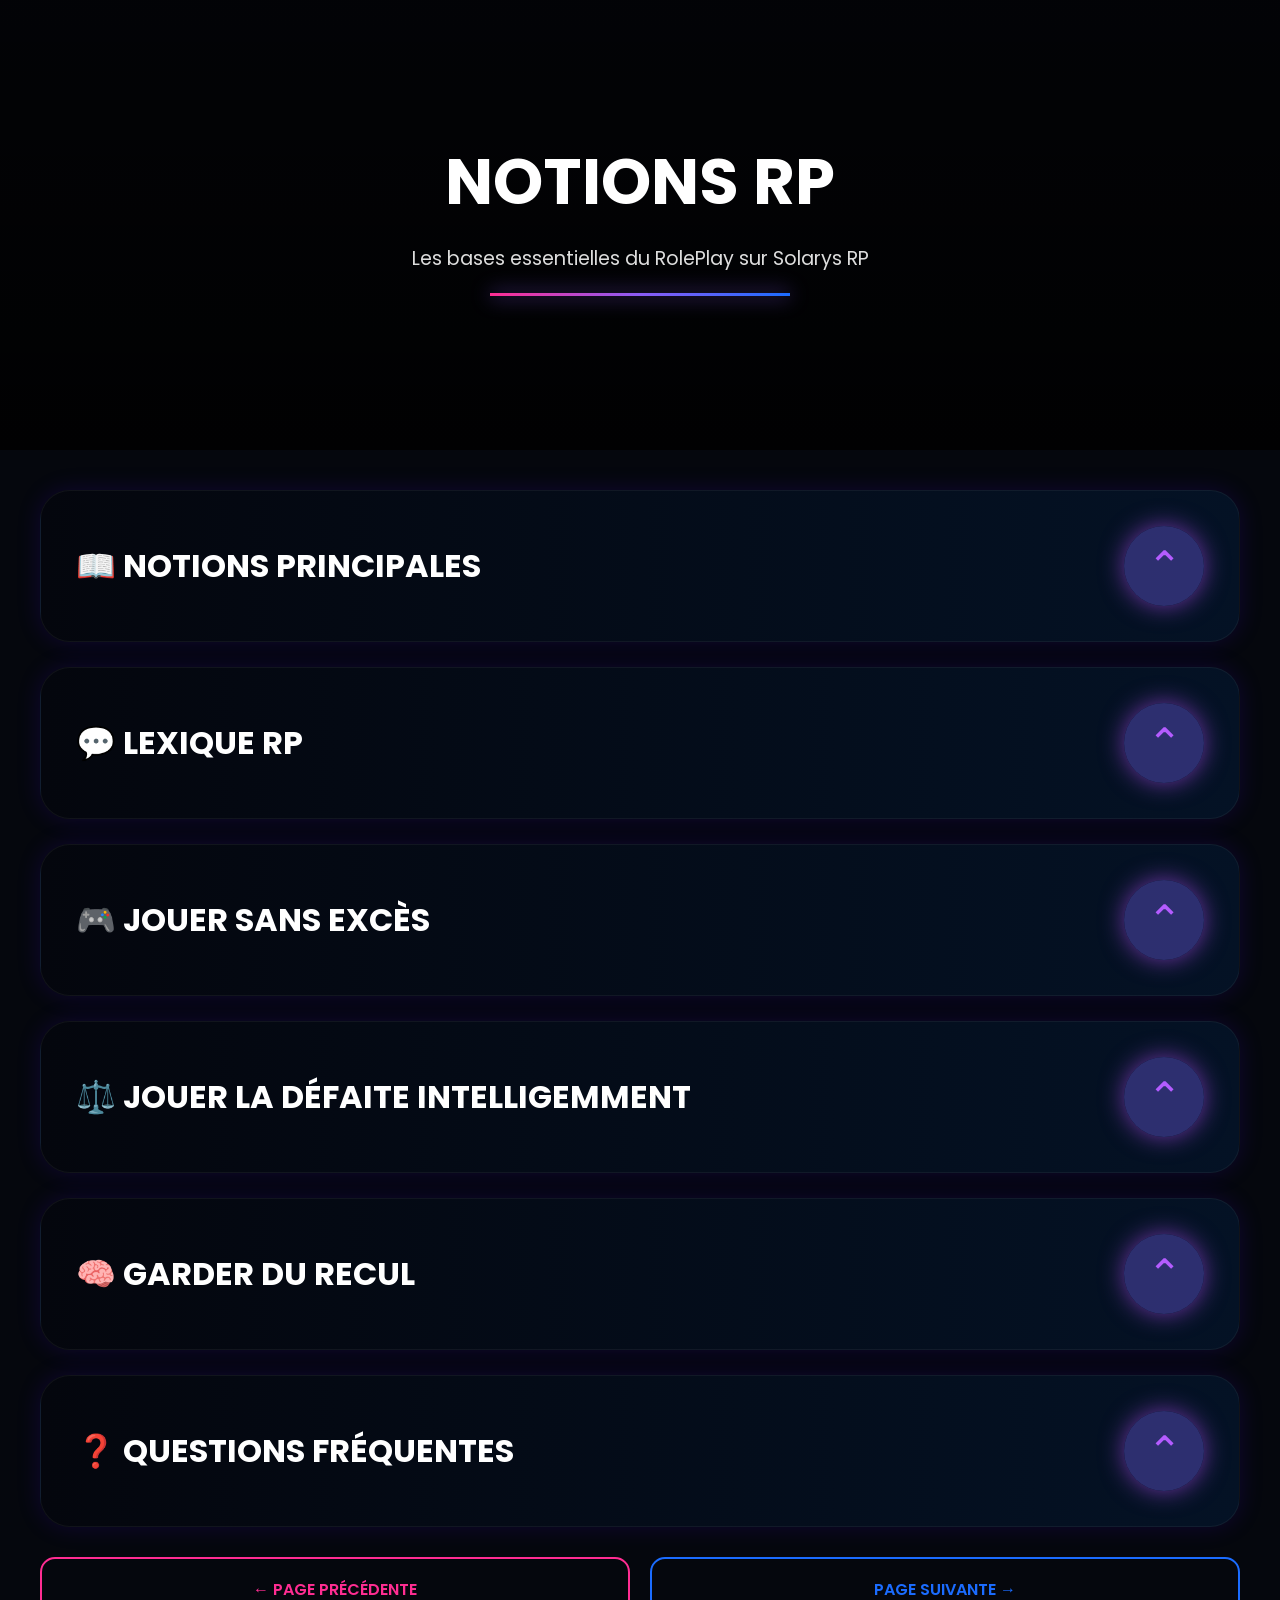
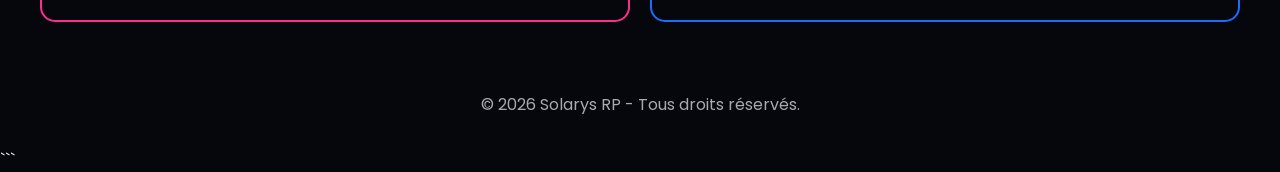
<file: reglement notion.html>
<!DOCTYPE html>
<html lang="fr">
<head>
<meta charset="UTF-8">
<meta name="viewport" content="width=device-width, initial-scale=1.0">

<title>Notions RP - Solarys RP</title>

<link href="https://fonts.googleapis.com/css2?family=Poppins:wght@300;400;500;600;700&display=swap" rel="stylesheet">

<style>

*{
margin:0;
padding:0;
box-sizing:border-box;
font-family:'Poppins',sans-serif;
}

body{
background:#05070d;
color:#fff;
}

.hero{
height:450px;
background:
linear-gradient(rgba(0,0,0,.55),rgba(0,0,0,.85)),
url("https://raw.githubusercontent.com/corentinsola/solarys-rp/main/plage%20solarys.png");
background-size:cover;
background-position:center;
display:flex;
justify-content:center;
align-items:center;
text-align:center;
}

.hero-content h1{
font-size:4rem;
text-transform:uppercase;
}

.hero-content p{
margin-top:15px;
font-size:1.2rem;
color:#ddd;
}

.neon-divider{
width:300px;
height:3px;
margin:20px auto;
background:linear-gradient(90deg,#ff2d92,#8b5cf6,#1b6cff);
box-shadow:0 0 20px #8b5cf6;
}

.container{
max-width:1400px;
margin:auto;
padding:40px;
}

.section{
background:linear-gradient(90deg,#04060d,#041225);
border-radius:30px;
margin-bottom:25px;
overflow:hidden;
border:1px solid rgba(255,255,255,.05);
box-shadow:0 0 25px rgba(80,0,255,.15);
}

.section-header{
padding:35px;
display:flex;
justify-content:space-between;
align-items:center;
cursor:pointer;
}

.section-header h2{
font-size:2rem;
}

.accordion-arrow{
width:80px;
height:80px;
border-radius:50%;
display:flex;
align-items:center;
justify-content:center;
background:rgba(50,50,120,.9);
box-shadow:0 0 25px rgba(180,80,255,.6);
}

.accordion-arrow span{
font-size:42px;
color:#b45cff;
}

.section-content{
padding:0 35px 35px;
}

.hidden{
display:none;
}

ul{
list-style:none;
}

li{
padding:12px 0;
border-bottom:1px solid rgba(255,255,255,.05);
}

li::before{
content:"• ";
color:#ff2d92;
font-weight:bold;
}

.navigation{
display:flex;
gap:20px;
margin-top:30px;
}

.navigation a{
flex:1;
padding:18px;
text-align:center;
text-decoration:none;
font-weight:600;
border-radius:15px;
}

.prev{
border:2px solid #ff2d92;
color:#ff2d92;
}

.next{
border:2px solid #1b6cff;
color:#1b6cff;
}

footer{
padding:30px;
text-align:center;
color:#aaa;
}

</style>
</head>

<body>

<header class="hero">
<div class="hero-content">
<h1>NOTIONS RP</h1>
<p>Les bases essentielles du RolePlay sur Solarys RP</p>
<div class="neon-divider"></div>
</div>
</header>

<div class="container">

<div class="section">
<div class="section-header" onclick="toggle(this)">
<h2>📖 NOTIONS PRINCIPALES</h2>
<div class="accordion-arrow"><span>⌃</span></div>
</div>

<div class="section-content hidden">
<ul>
<li><strong>Mass RP :</strong> prendre en compte la population invisible autour de vous.</li>
<li><strong>RolePlay :</strong> incarner un personnage dans un univers fictif.</li>
<li><strong>HRP :</strong> tout ce qui est hors personnage.</li>
<li><strong>Metagaming :</strong> utiliser des informations obtenues hors RP.</li>
<li><strong>Powergaming :</strong> réaliser des actions impossibles ou irréalistes.</li>
</ul>
</div>
</div>

  
<div class="section">

<div class="section-header" onclick="toggle(this)">
<h2>💬 LEXIQUE RP</h2>
<div class="accordion-arrow"><span>⌃</span></div>
</div>

<div class="section-content hidden">

<ul>
<li><strong>Maux de tête :</strong> bug ou crash.</li>
<li><strong>J'ai un bug :</strong> 🧠 J'ai un mal de tête.</li>
<li><strong>J'ai crash :</strong> 😵 Je me suis évanoui.</li>
<li><strong>Je freeze :</strong> 🧊 Je suis paralysé / figé.</li>
<li><strong>J'ai des lags :</strong> 🌫️ J'ai des vertiges.</li>
<li><strong>Je vais déco :</strong> 😴 Je vais dormir.</li>
<li><strong>Je reviens :</strong> 🔄 Je reviens de mon repos.</li>
<li><strong>Va Discord :</strong> 📱 Appelle-moi.</li>
<li><strong>Je t'écris en MP :</strong> 💬 Je t'envoie un message.</li>
<li><strong>Ticket :</strong> 📝 Demande officielle.</li>
<li><strong>Ban / Kick :</strong> 🚫 Expulsé de la ville.</li>
<li><strong>AFK :</strong> 🚶 Je suis absent.</li>
<li><strong>Je suis nouveau :</strong> 🆕 Je viens d'arriver en ville.</li>
</ul>

</div>

</div>
<div class="section">

<div class="section-header" onclick="toggle(this)">
<h2>🎮 JOUER SANS EXCÈS</h2>
<div class="accordion-arrow"><span>⌃</span></div>
</div>

<div class="section-content hidden">

<p>
Ne prenez pas le RP trop au sérieux. Gardez toujours en tête qu'il s'agit d'un jeu et d'une communauté.
</p>

<br>

<p>
Les insultes légères utilisées pour renforcer l'immersion sont tolérées.
</p>

<br>

<p>
Les insultes répétées ou agressives sans but RP peuvent être sanctionnées.
</p>

<br>

<p>
Avant de parler, demandez-vous :
</p>

<p>
<strong>« Si j'étais à sa place, est-ce que je me sentirais insulté ou énervé ? »</strong>
</p>

</div>

</div><div class="section">

<div class="section-header" onclick="toggle(this)">
<h2>⚖️ JOUER LA DÉFAITE INTELLIGEMMENT</h2>
<div class="accordion-arrow"><span>⌃</span></div>
</div>

<div class="section-content hidden">

<p>
Quand vous perdez une scène (par exemple lors d'un braquage), ne soyez pas susceptible.
</p>

<br>

<p>
Le Loose RP (accepter de perdre) peut ouvrir la porte à de nouvelles trames RP intéressantes.
</p>

<br>

<p>
Rester calme et jouer le jeu offre une meilleure immersion à tout le monde.
</p>

</div>

</div>
<div class="section">

<div class="section-header" onclick="toggle(this)">
<h2>🧠 GARDER DU RECUL</h2>
<div class="accordion-arrow"><span>⌃</span></div>
</div>

<div class="section-content hidden">

<p>
Ne confondez jamais RP et réalité.
</p>

<br>

<p>
Les propos tenus en jeu ne visent jamais la personne derrière l'écran.
</p>

<br>

<p>
Évitez les réactions impulsives et gardez toujours votre calme.
</p>

<br>

<p>
Souvenez-vous : ce n'est qu'un jeu et l'objectif principal est de s'amuser ensemble.
</p>

</div>

</div>
<div class="section">

<div class="section-header" onclick="toggle(this)">
<h2>❓ QUESTIONS FRÉQUENTES</h2>
<div class="accordion-arrow"><span>⌃</span></div>
</div>

<div class="section-content hidden">

<ul>
<li><strong>Je peux contester une sanction ?</strong> Oui, via ticket avec preuves.</li>

<li><strong>Signaler un joueur ou un staff ?</strong> Ticket Discord avec pseudo, preuve et contexte.</li>

<li><strong>Créer un groupe ?</strong> Procédure en ticket "Illégal" auprès d'un Référent Illégal.</li>

<li><strong>Accessible aux débutants ?</strong> Oui ! Tutoriel en jeu et staff disponible.</li>

<li><strong>Je peux utiliser une information Discord en jeu ?</strong> Non, sauf si elle a été obtenue lors d'une véritable scène RP.</li>

<li><strong>Comment rejoindre le serveur ?</strong> Discord → FIVEM → SOLARYS RP.</li>
</ul>

</div>

</div>

<div class="navigation">

<a href="https://reglement.solarys-rp.fr/reglement%20packgraphique.html" class="prev">
← PAGE PRÉCÉDENTE
</a>

<a href="https://reglement.solarys-rp.fr/reglement%20legal.html" class="next">
PAGE SUIVANTE →
</a>

</div>

</div>

<footer>
© 2026 Solarys RP - Tous droits réservés.
</footer>

<script>
function toggle(element){
const content = element.nextElementSibling;
content.classList.toggle("hidden");

const arrow = element.querySelector(".accordion-arrow span");

if(content.classList.contains("hidden")){
arrow.innerHTML="⌄";
}else{
arrow.innerHTML="⌃";
}
}
</script>

</body>
</html>
```
</file>
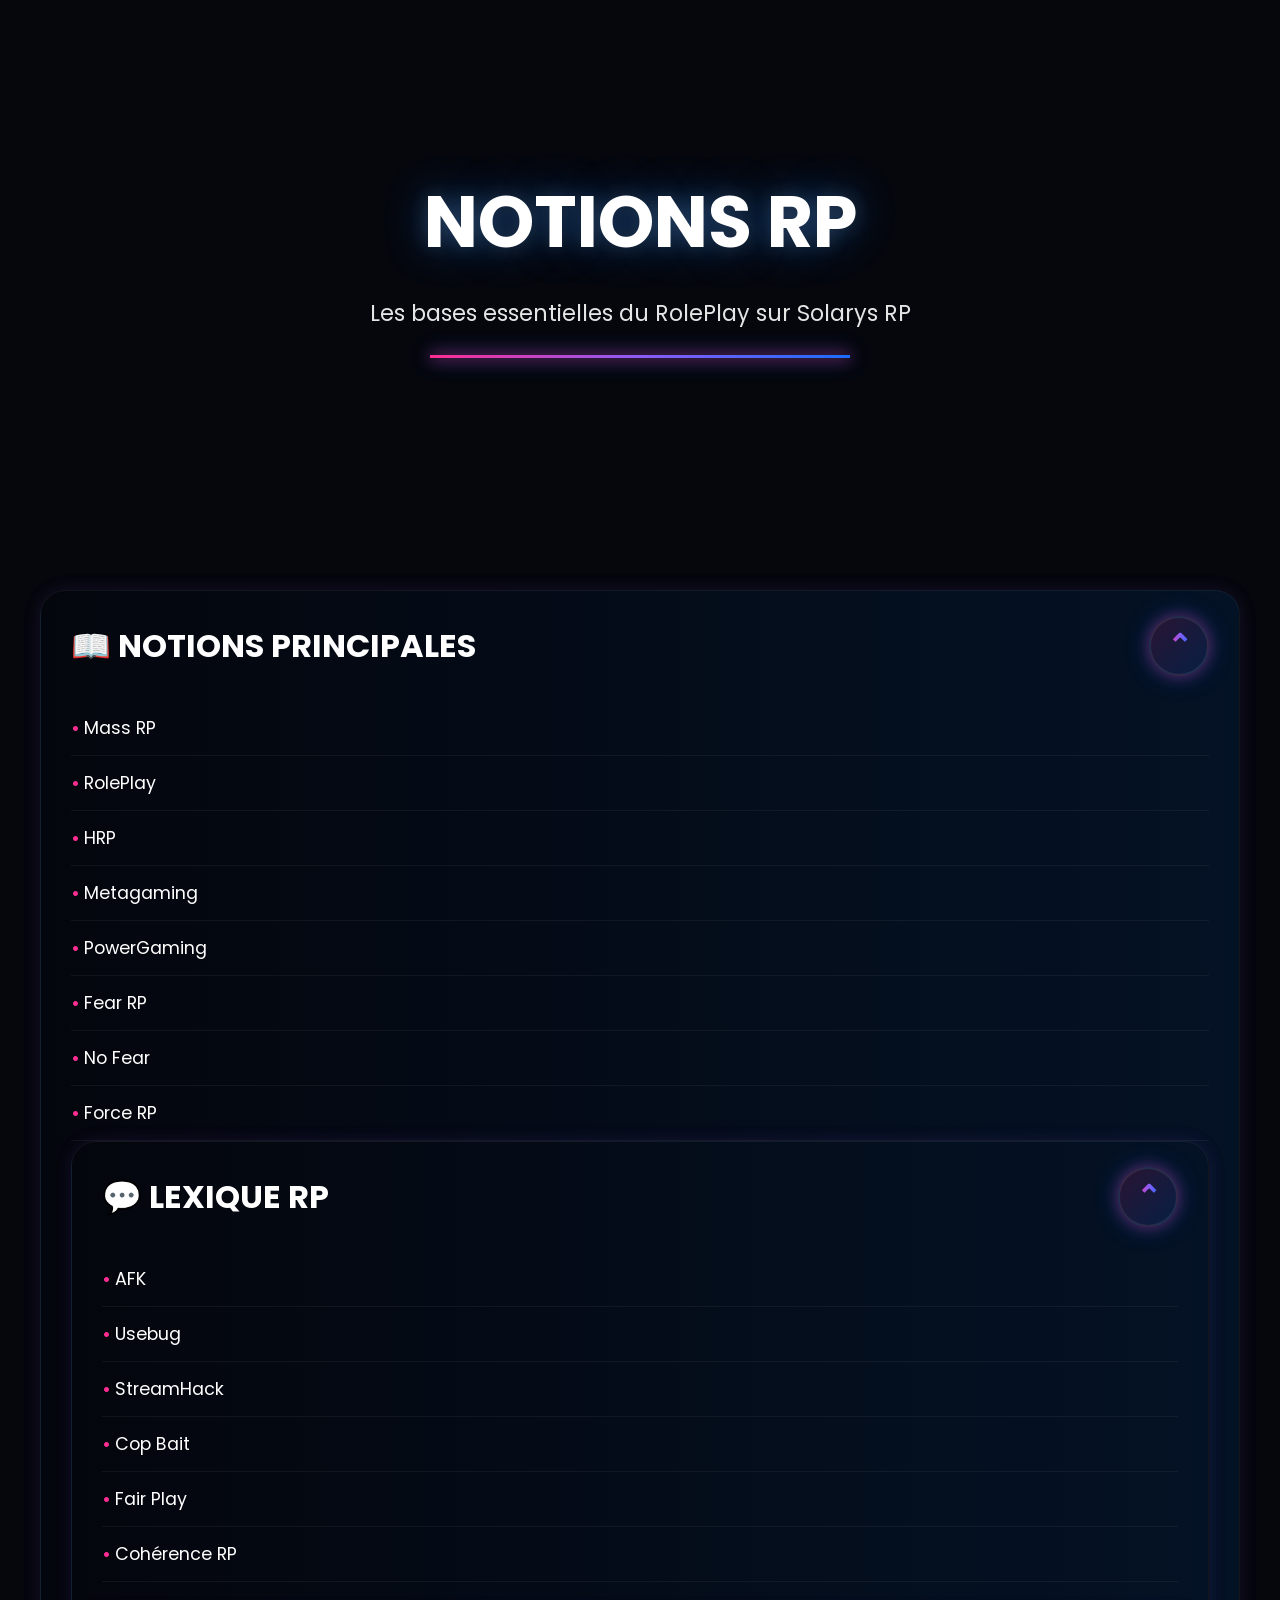
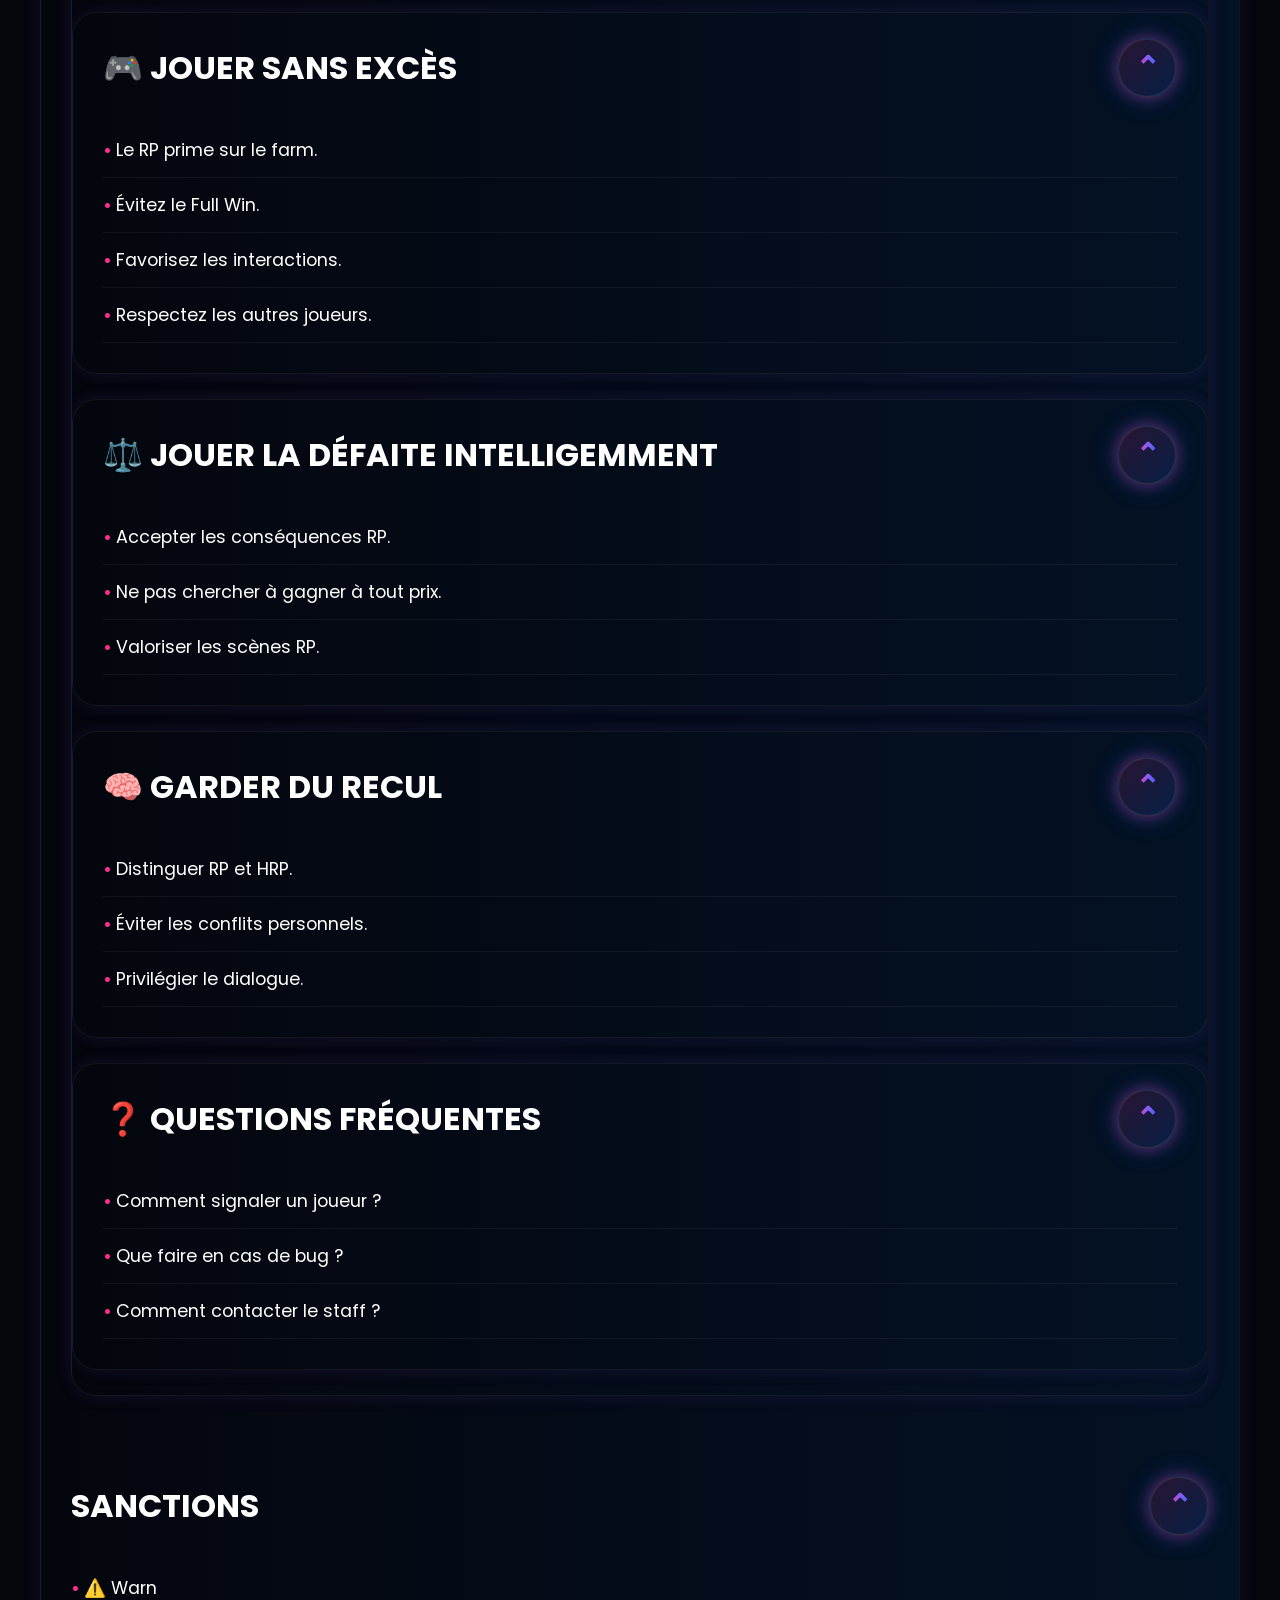
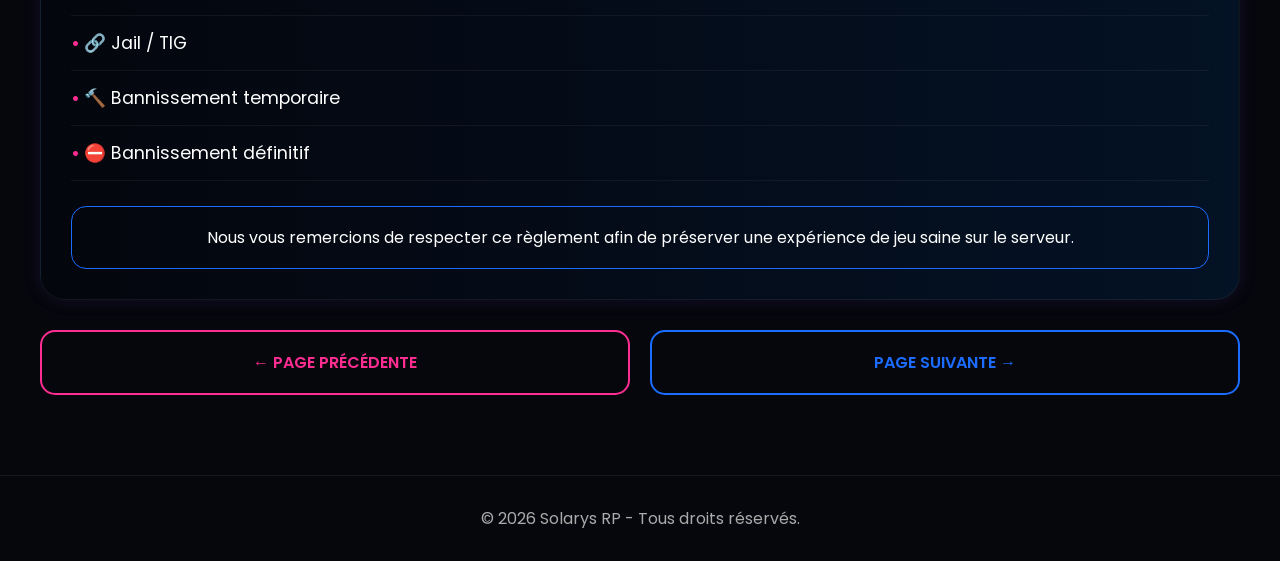
<file: REGLEMENT Notion.html>
<!DOCTYPE html>
<html lang="fr">
<head>
<meta charset="UTF-8">
<meta name="viewport" content="width=device-width, initial-scale=1.0">

<title>Notions RP - Solarys RP</title>

<link href="https://fonts.googleapis.com/css2?family=Poppins:wght@300;400;500;600;700&display=swap" rel="stylesheet">

<style>

*{
margin:0;
padding:0;
box-sizing:border-box;
font-family:'Poppins',sans-serif;
}

body{
background:#05070d;
color:#fff;
}

/* ========================= */
/* BANNIÈRE */
/* ========================= */

.hero{
height:550px;

background-image:
linear-gradient(
rgba(0,0,0,.35),
rgba(0,0,0,.70)
),
url("url("https://reglement.solarys-rp.fr/banniere-notion.png");");

background-size:cover;
background-position:center;
background-repeat:no-repeat;

display:flex;
justify-content:center;
align-items:center;
text-align:center;
}

.hero-content h1{
font-size:4.5rem;
font-weight:700;
text-transform:uppercase;

text-shadow:
0 0 20px rgba(255,255,255,.15),
0 0 40px rgba(0,119,255,.45);
}

.hero-content p{
margin-top:20px;
font-size:1.4rem;
color:#e5e5e5;
}

.neon-divider{
width:420px;
height:3px;
margin:25px auto;

background:
linear-gradient(
90deg,
#ff2d92,
#8b5cf6,
#1b6cff
);

box-shadow:
0 0 15px #ff2d92,
0 0 20px #1b6cff;
}

/* ========================= */
/* CONTENU */
/* ========================= */

.container{
max-width:1600px;
margin:auto;
padding:40px;
}

.section{
background:linear-gradient(
90deg,
#04060d,
#041225
);

border:1px solid rgba(255,255,255,.06);
border-radius:25px;

margin-bottom:25px;

box-shadow:
0 0 20px rgba(255,45,146,.08),
0 0 20px rgba(27,108,255,.08);

overflow:hidden;
}

.section-header{
padding:25px 30px;
display:flex;
justify-content:space-between;
align-items:center;
cursor:pointer;
transition:.3s;
}

.section-header h2{
font-size:2rem;
}

.modif h2{
color:#ff2d92;
}

.tirs h2{
color:#9c4dff;
}

.sanctions h2{
color:#ffae00;
}

/* ========================= */
/* FLÈCHES NÉON */
/* ========================= */

.accordion-arrow{
width:60px;
height:60px;

display:flex;
align-items:center;
justify-content:center;

border-radius:50%;

background:
linear-gradient(
135deg,
rgba(255,45,146,.15),
rgba(27,108,255,.15)
);

border:2px solid rgba(255,255,255,.08);

box-shadow:
0 0 15px rgba(255,45,146,.35),
0 0 25px rgba(27,108,255,.35);

transition:.3s;
}

.accordion-arrow span{
font-size:30px;
font-weight:700;

background:
linear-gradient(
90deg,
#ff2d92,
#8b5cf6,
#1b6cff
);

-webkit-background-clip:text;
-webkit-text-fill-color:transparent;
}

.section-header:hover .accordion-arrow{
transform:scale(1.08);

box-shadow:
0 0 25px rgba(255,45,146,.55),
0 0 35px rgba(27,108,255,.55);
}

/* ========================= */

.section-content{
padding:0 30px 30px;
}

.grid{
display:grid;
grid-template-columns:1fr 1fr;
gap:50px;
}

ul{
list-style:none;
}

li{
padding:14px 0;
border-bottom:1px solid rgba(255,255,255,.05);
font-size:1.1rem;
}

li::before{
content:"• ";
color:#ff2d92;
font-weight:bold;
}

.message{
margin-top:25px;
padding:18px;
border:1px solid #1b6cff;
border-radius:15px;
text-align:center;
}

/* ========================= */
/* NAVIGATION */
/* ========================= */

.navigation{
display:flex;
gap:20px;
margin-top:30px;
}

.navigation a{
flex:1;
padding:18px;
text-align:center;
text-decoration:none;
font-weight:600;
border-radius:15px;
transition:.3s;
}

.prev{
border:2px solid #ff2d92;
color:#ff2d92;
}

.prev:hover{
background:#ff2d92;
color:white;
}

.next{
border:2px solid #1b6cff;
color:#1b6cff;
}

.next:hover{
background:#1b6cff;
color:white;
}

footer{
margin-top:40px;
padding:30px;
text-align:center;
border-top:1px solid rgba(255,255,255,.08);
color:#aaa;
}

.hidden{
display:none;
}

@media(max-width:900px){

.hero{
height:380px;
}

.hero-content h1{
font-size:2.3rem;
}

.hero-content p{
font-size:1rem;
}

.neon-divider{
width:220px;
}

.grid{
grid-template-columns:1fr;
}

.navigation{
flex-direction:column;
}

}

</style>
</head>

<body>

<header class="hero">

<div class="hero-content">

<h1>NOTIONS RP</h1>

<p>
Les bases essentielles du RolePlay sur Solarys RP
</p>

<div class="neon-divider"></div>

</div>

</header>

<div class="container">

<div class="section">

<div class="section-header" onclick="toggle(this)">
<h2>📖 NOTIONS PRINCIPALES</h2>

<div class="accordion-arrow">
<span>⌃</span>
</div>

</div>

<div class="section-content">

<ul>
<li>Mass RP</li>
<li>RolePlay</li>
<li>HRP</li>
<li>Metagaming</li>
<li>PowerGaming</li>
<li>Fear RP</li>
<li>No Fear</li>
<li>Force RP</li>
</ul>
<div class="section">

<div class="section-header" onclick="toggle(this)">
<h2>💬 LEXIQUE RP</h2>

<div class="accordion-arrow">
<span>⌃</span>
</div>

</div>

<div class="section-content">

<ul>
<li>AFK</li>
<li>Usebug</li>
<li>StreamHack</li>
<li>Cop Bait</li>
<li>Fair Play</li>
<li>Cohérence RP</li>
</ul>

</div>
<div class="section">

<div class="section-header" onclick="toggle(this)">
<h2>🎮 JOUER SANS EXCÈS</h2>

<div class="accordion-arrow">
<span>⌃</span>
</div>

</div>

<div class="section-content">

<ul>
<li>Le RP prime sur le farm.</li>
<li>Évitez le Full Win.</li>
<li>Favorisez les interactions.</li>
<li>Respectez les autres joueurs.</li>
</ul>

</div>
</div><div class="section">

<div class="section-header" onclick="toggle(this)">
<h2>⚖️ JOUER LA DÉFAITE INTELLIGEMMENT</h2>

<div class="accordion-arrow">
<span>⌃</span>
</div>

</div>

<div class="section-content">

<ul>
<li>Accepter les conséquences RP.</li>
<li>Ne pas chercher à gagner à tout prix.</li>
<li>Valoriser les scènes RP.</li>
</ul>

</div>
</div><div class="section">

<div class="section-header" onclick="toggle(this)">
<h2>🧠 GARDER DU RECUL</h2>

<div class="accordion-arrow">
<span>⌃</span>
</div>

</div>

<div class="section-content">

<ul>
<li>Distinguer RP et HRP.</li>
<li>Éviter les conflits personnels.</li>
<li>Privilégier le dialogue.</li>
</ul>

</div>
</div><div class="section">

<div class="section-header" onclick="toggle(this)">
<h2>❓ QUESTIONS FRÉQUENTES</h2>

<div class="accordion-arrow">
<span>⌃</span>
</div>

</div>

<div class="section-content">

<ul>
<li>Comment signaler un joueur ?</li>
<li>Que faire en cas de bug ?</li>
<li>Comment contacter le staff ?</li>
</ul>

</div>
</div>

</div>

</div>

<div class="section-header" onclick="toggle(this)">
<h2>SANCTIONS</h2>

<div class="accordion-arrow">
<span>⌃</span>
</div>

</div>

<div class="section-content">

<ul>
<li>⚠️ Warn</li>
<li>🔗 Jail / TIG</li>
<li>🔨 Bannissement temporaire</li>
<li>⛔ Bannissement définitif</li>
</ul>

<div class="message">
Nous vous remercions de respecter ce règlement afin de préserver une expérience de jeu saine sur le serveur.
</div>

</div>

</div>

<!-- Navigation -->
<div class="navigation">

<a href="https://reglement.solarys-rp.fr/reglement%20packgraphique.html" class="prev">
        ← PAGE PRÉCÉDENTE
    </a>

<a href="https://reglement.solarys-rp.fr/reglement%20legal.html" class="next">
        PAGE SUIVANTE →
    </a>

</div>

</div>

<footer>
© 2026 Solarys RP - Tous droits réservés.
</footer>

<script>

function toggle(element){

const content =
element.nextElementSibling;

content.classList.toggle("hidden");

const arrow =
element.querySelector(".accordion-arrow span");

if(content.classList.contains("hidden")){
arrow.innerHTML="⌄";
}else{
arrow.innerHTML="⌃";
}

}

</script>

</body>
</html>
</file>
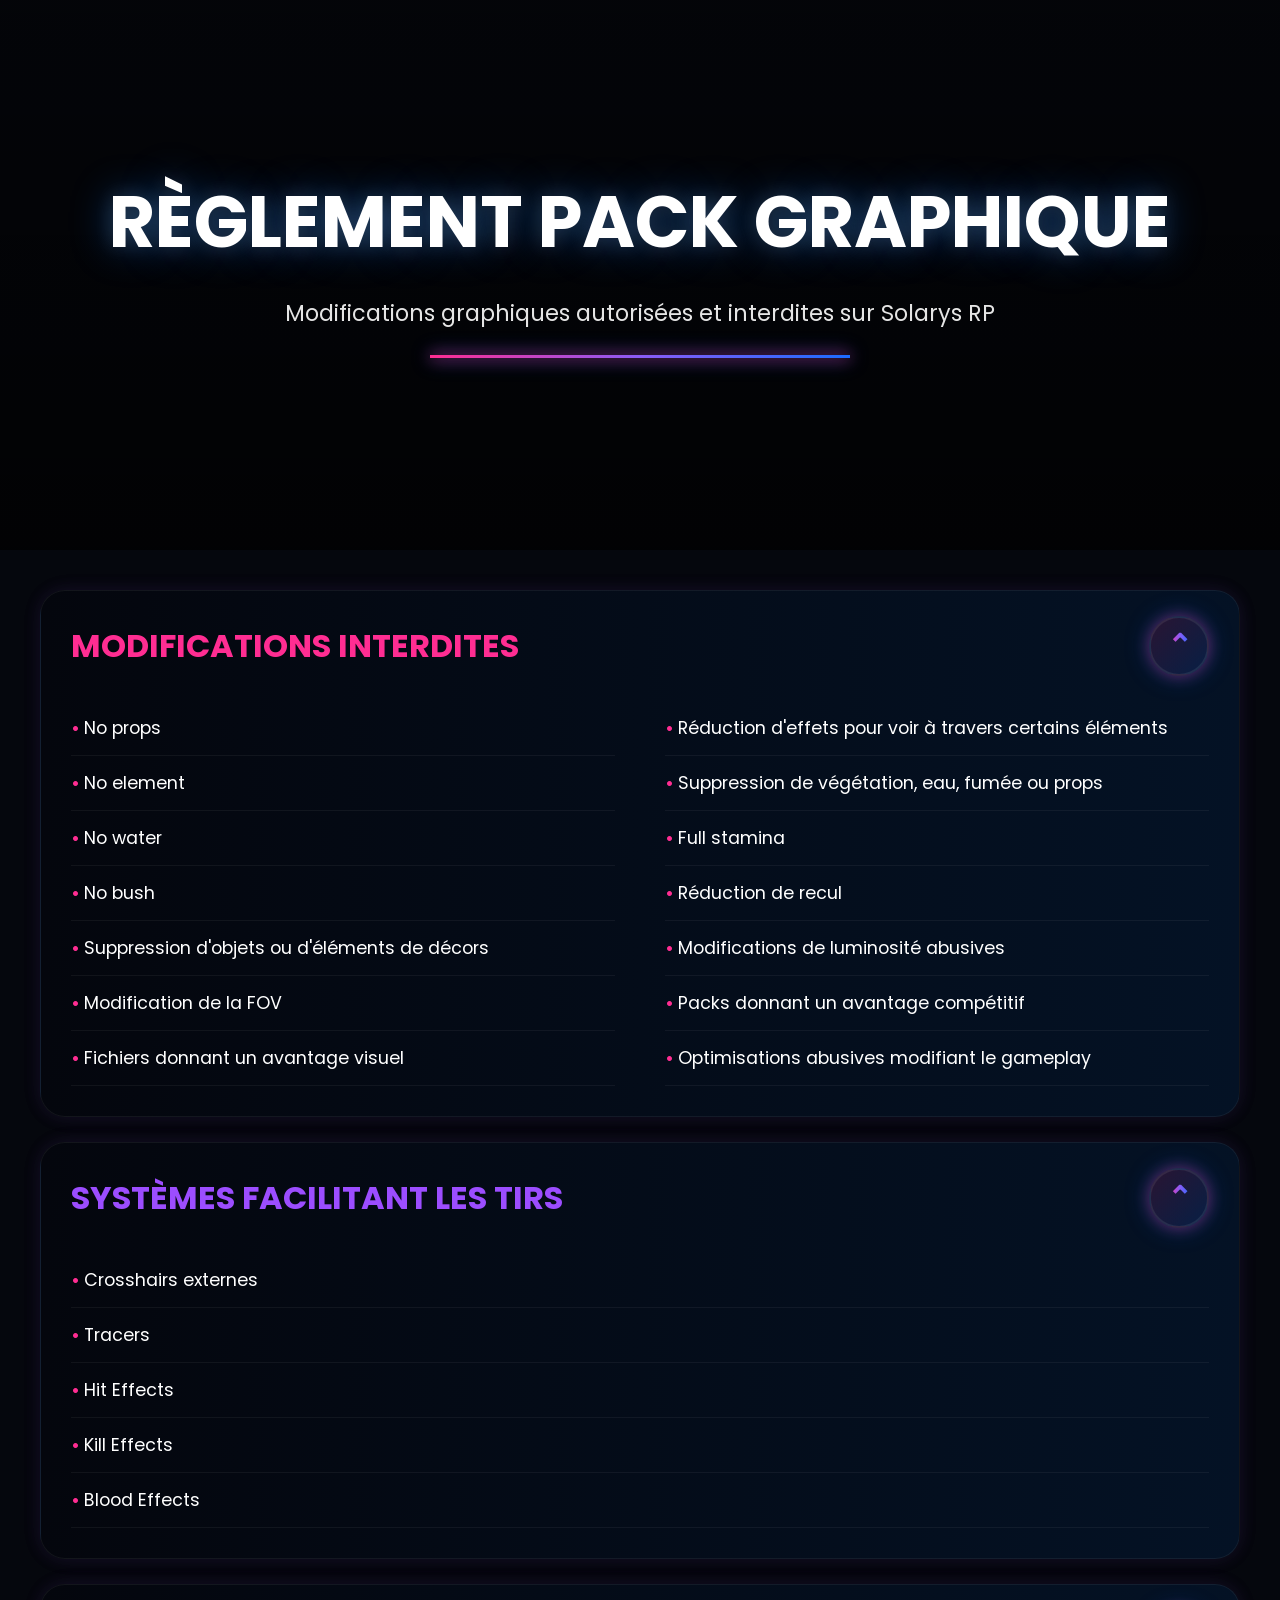
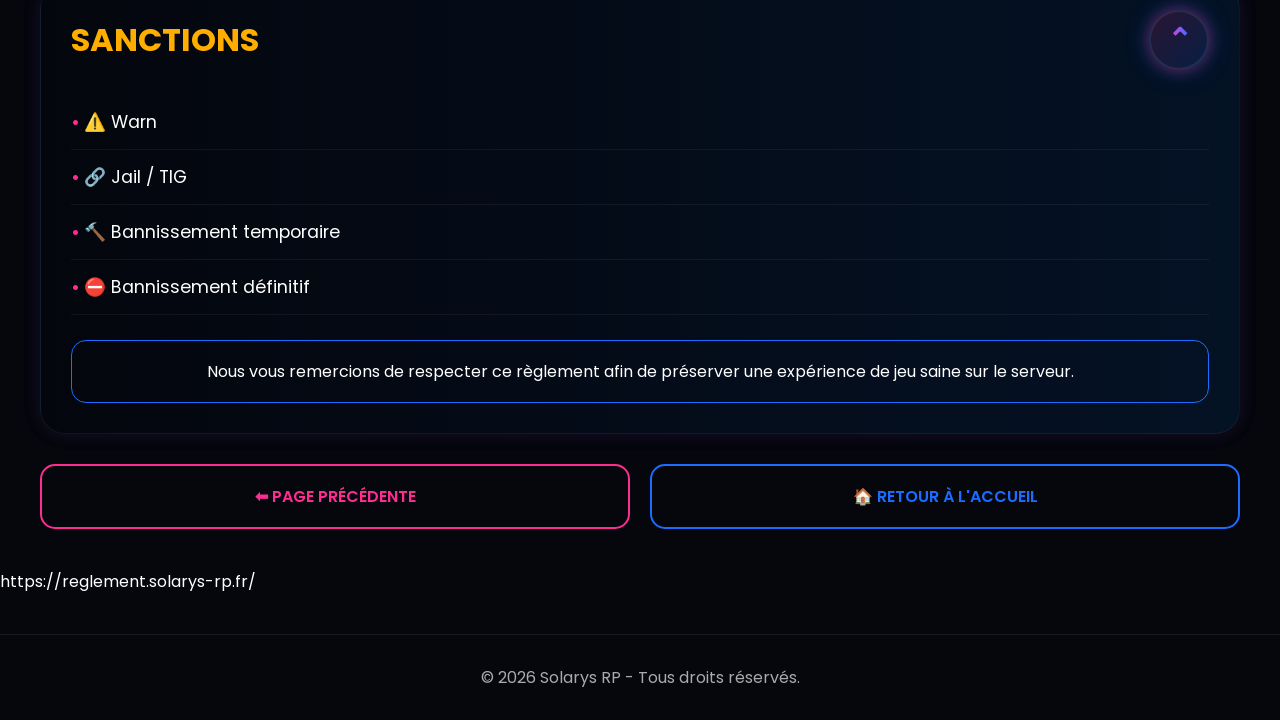
<file: reglement pack graphique .html>
<!DOCTYPE html>
<html lang="fr">
<head>
<meta charset="UTF-8">
<meta name="viewport" content="width=device-width, initial-scale=1.0">

<title>Règlement Pack Graphique - Solarys RP</title>

<link href="https://fonts.googleapis.com/css2?family=Poppins:wght@300;400;500;600;700&display=swap" rel="stylesheet">

<style>

*{
margin:0;
padding:0;
box-sizing:border-box;
font-family:'Poppins',sans-serif;
}

body{
background:#05070d;
color:#fff;
}

/* ========================= */
/* BANNIÈRE */
/* ========================= */

.hero{
height:550px;

background-image:
linear-gradient(
rgba(0,0,0,.35),
rgba(0,0,0,.70)
),
url("https://reglement.solarys-rp.fr/banniere-packgraphique.png");

background-size:cover;
background-position:center;
background-repeat:no-repeat;

display:flex;
justify-content:center;
align-items:center;
text-align:center;
}

.hero-content h1{
font-size:4.5rem;
font-weight:700;
text-transform:uppercase;

text-shadow:
0 0 20px rgba(255,255,255,.15),
0 0 40px rgba(0,119,255,.45);
}

.hero-content p{
margin-top:20px;
font-size:1.4rem;
color:#e5e5e5;
}

.neon-divider{
width:420px;
height:3px;
margin:25px auto;

background:
linear-gradient(
90deg,
#ff2d92,
#8b5cf6,
#1b6cff
);

box-shadow:
0 0 15px #ff2d92,
0 0 20px #1b6cff;
}

/* ========================= */
/* CONTENU */
/* ========================= */

.container{
max-width:1600px;
margin:auto;
padding:40px;
}

.section{
background:linear-gradient(
90deg,
#04060d,
#041225
);

border:1px solid rgba(255,255,255,.06);
border-radius:25px;

margin-bottom:25px;

box-shadow:
0 0 20px rgba(255,45,146,.08),
0 0 20px rgba(27,108,255,.08);

overflow:hidden;
}

.section-header{
padding:25px 30px;
display:flex;
justify-content:space-between;
align-items:center;
cursor:pointer;
transition:.3s;
}

.section-header h2{
font-size:2rem;
}

.modif h2{
color:#ff2d92;
}

.tirs h2{
color:#9c4dff;
}

.sanctions h2{
color:#ffae00;
}

/* ========================= */
/* FLÈCHES NÉON */
/* ========================= */

.accordion-arrow{
width:60px;
height:60px;

display:flex;
align-items:center;
justify-content:center;

border-radius:50%;

background:
linear-gradient(
135deg,
rgba(255,45,146,.15),
rgba(27,108,255,.15)
);

border:2px solid rgba(255,255,255,.08);

box-shadow:
0 0 15px rgba(255,45,146,.35),
0 0 25px rgba(27,108,255,.35);

transition:.3s;
}

.accordion-arrow span{
font-size:30px;
font-weight:700;

background:
linear-gradient(
90deg,
#ff2d92,
#8b5cf6,
#1b6cff
);

-webkit-background-clip:text;
-webkit-text-fill-color:transparent;
}

.section-header:hover .accordion-arrow{
transform:scale(1.08);

box-shadow:
0 0 25px rgba(255,45,146,.55),
0 0 35px rgba(27,108,255,.55);
}

/* ========================= */

.section-content{
padding:0 30px 30px;
}

.grid{
display:grid;
grid-template-columns:1fr 1fr;
gap:50px;
}

ul{
list-style:none;
}

li{
padding:14px 0;
border-bottom:1px solid rgba(255,255,255,.05);
font-size:1.1rem;
}

li::before{
content:"• ";
color:#ff2d92;
font-weight:bold;
}

.message{
margin-top:25px;
padding:18px;
border:1px solid #1b6cff;
border-radius:15px;
text-align:center;
}

/* ========================= */
/* NAVIGATION */
/* ========================= */

.navigation{
display:flex;
gap:20px;
margin-top:30px;
}

.navigation a{
flex:1;
padding:18px;
text-align:center;
text-decoration:none;
font-weight:600;
border-radius:15px;
transition:.3s;
}

.prev{
border:2px solid #ff2d92;
color:#ff2d92;
}

.prev:hover{
background:#ff2d92;
color:white;
}

.next{
border:2px solid #1b6cff;
color:#1b6cff;
}

.next:hover{
background:#1b6cff;
color:white;
}

footer{
margin-top:40px;
padding:30px;
text-align:center;
border-top:1px solid rgba(255,255,255,.08);
color:#aaa;
}

.hidden{
display:none;
}

@media(max-width:900px){

.hero{
height:380px;
}

.hero-content h1{
font-size:2.3rem;
}

.hero-content p{
font-size:1rem;
}

.neon-divider{
width:220px;
}

.grid{
grid-template-columns:1fr;
}

.navigation{
flex-direction:column;
}

}

</style>
</head>

<body>

<header class="hero">

<div class="hero-content">

<h1>RÈGLEMENT PACK GRAPHIQUE</h1>

<p>
Modifications graphiques autorisées et interdites sur Solarys RP
</p>

<div class="neon-divider"></div>

</div>

</header>

<div class="container">

<div class="section modif">

<div class="section-header" onclick="toggle(this)">
<h2>MODIFICATIONS INTERDITES</h2>

<div class="accordion-arrow">
<span>⌃</span>
</div>

</div>

<div class="section-content">

<div class="grid">

<ul>
<li>No props</li>
<li>No element</li>
<li>No water</li>
<li>No bush</li>
<li>Suppression d'objets ou d'éléments de décors</li>
<li>Modification de la FOV</li>
<li>Fichiers donnant un avantage visuel</li>
</ul>

<ul>
<li>Réduction d'effets pour voir à travers certains éléments</li>
<li>Suppression de végétation, eau, fumée ou props</li>
<li>Full stamina</li>
<li>Réduction de recul</li>
<li>Modifications de luminosité abusives</li>
<li>Packs donnant un avantage compétitif</li>
<li>Optimisations abusives modifiant le gameplay</li>
</ul>

</div>

</div>

</div>

<div class="section tirs">

<div class="section-header" onclick="toggle(this)">
<h2>SYSTÈMES FACILITANT LES TIRS</h2>

<div class="accordion-arrow">
<span>⌃</span>
</div>

</div>

<div class="section-content">

<ul>
<li>Crosshairs externes</li>
<li>Tracers</li>
<li>Hit Effects</li>
<li>Kill Effects</li>
<li>Blood Effects</li>
</ul>

</div>

</div>

<div class="section sanctions">

<div class="section-header" onclick="toggle(this)">
<h2>SANCTIONS</h2>

<div class="accordion-arrow">
<span>⌃</span>
</div>

</div>

<div class="section-content">

<ul>
<li>⚠️ Warn</li>
<li>🔗 Jail / TIG</li>
<li>🔨 Bannissement temporaire</li>
<li>⛔ Bannissement définitif</li>
</ul>

<div class="message">
Nous vous remercions de respecter ce règlement afin de préserver une expérience de jeu saine sur le serveur.
</div>

</div>
</div>

<!-- ========================= -->
<!-- NAVIGATION -->
<!-- ========================= -->

<div class="navigation">

<a href="https://reglement.solarys-rp.fr/reglement%20illegal.html" class="prev">
⬅ PAGE PRÉCÉDENTE
</a>

<a href="https://reglement.solarys-rp.fr/" class="next">
🏠 RETOUR À L'ACCUEIL
</a>

</div>

</div>

https://reglement.solarys-rp.fr/

</div>

<footer>
© 2026 Solarys RP - Tous droits réservés.
</footer>

<script>

function toggle(element){

const content =
element.nextElementSibling;

content.classList.toggle("hidden");

const arrow =
element.querySelector(".accordion-arrow span");

if(content.classList.contains("hidden")){
arrow.innerHTML="⌄";
}else{
arrow.innerHTML="⌃";
}

}

</script>

</body>
</html>
</file>
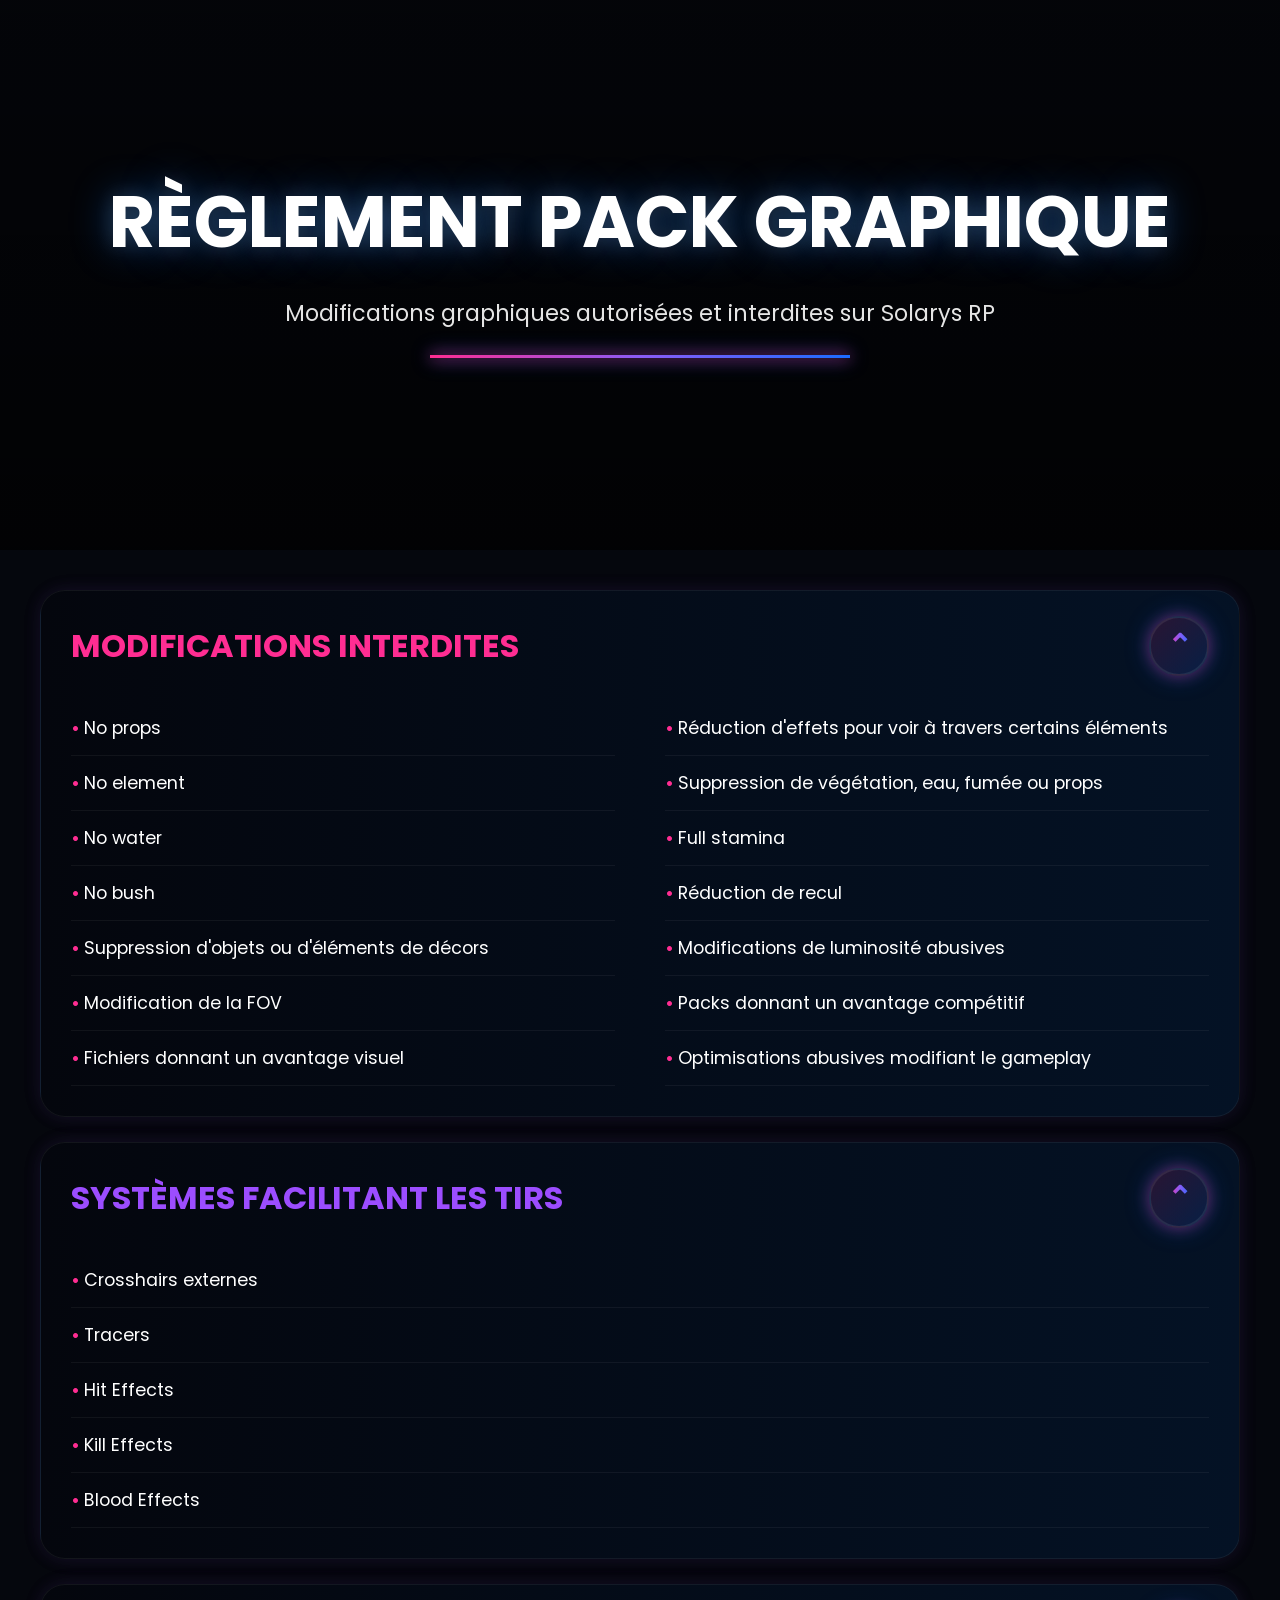
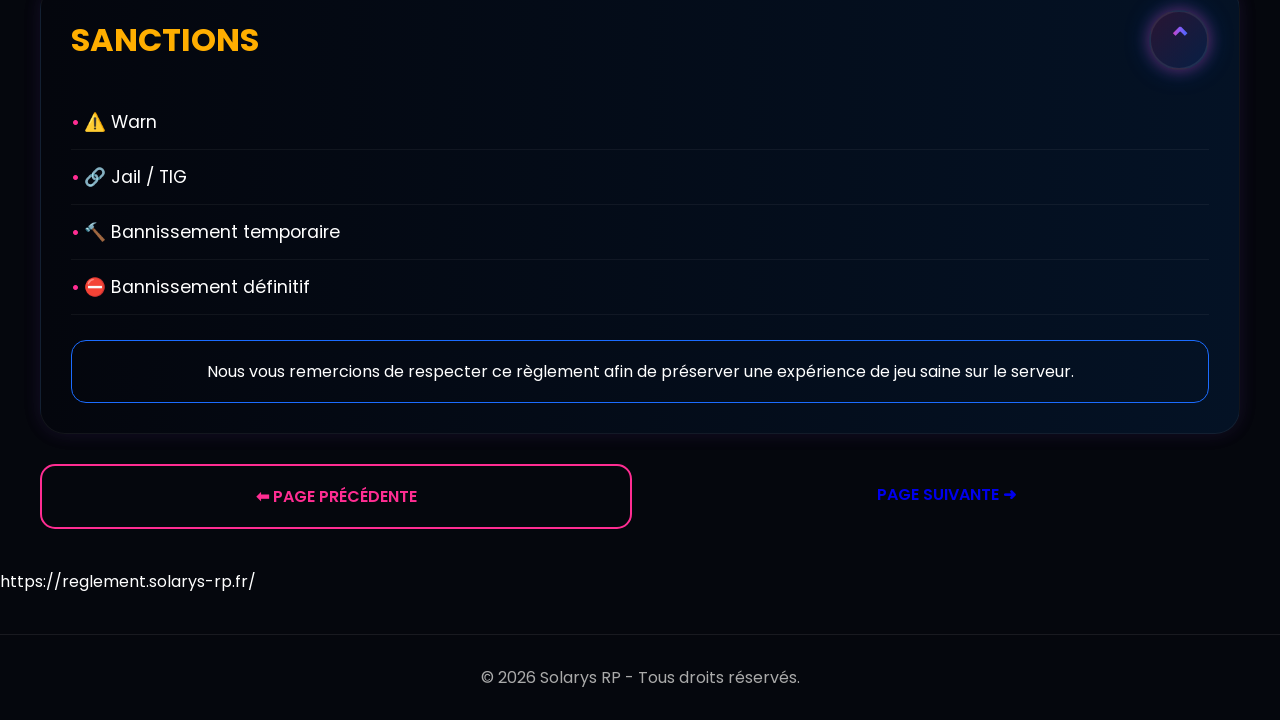
<file: reglement pack graphique.html>
<!DOCTYPE html>
<html lang="fr">
<head>
<meta charset="UTF-8">
<meta name="viewport" content="width=device-width, initial-scale=1.0">

<title>Règlement Pack Graphique - Solarys RP</title>

<link href="https://fonts.googleapis.com/css2?family=Poppins:wght@300;400;500;600;700&display=swap" rel="stylesheet">

<style>

*{
margin:0;
padding:0;
box-sizing:border-box;
font-family:'Poppins',sans-serif;
}

body{
background:#05070d;
color:#fff;
}

/* ========================= */
/* BANNIÈRE */
/* ========================= */

.hero{
height:550px;

background-image:
linear-gradient(
rgba(0,0,0,.35),
rgba(0,0,0,.70)
),
url("https://reglement.solarys-rp.fr/banniere-packgraphique.png");

background-size:cover;
background-position:center;
background-repeat:no-repeat;

display:flex;
justify-content:center;
align-items:center;
text-align:center;
}

.hero-content h1{
font-size:4.5rem;
font-weight:700;
text-transform:uppercase;

text-shadow:
0 0 20px rgba(255,255,255,.15),
0 0 40px rgba(0,119,255,.45);
}

.hero-content p{
margin-top:20px;
font-size:1.4rem;
color:#e5e5e5;
}

.neon-divider{
width:420px;
height:3px;
margin:25px auto;

background:
linear-gradient(
90deg,
#ff2d92,
#8b5cf6,
#1b6cff
);

box-shadow:
0 0 15px #ff2d92,
0 0 20px #1b6cff;
}

/* ========================= */
/* CONTENU */
/* ========================= */

.container{
max-width:1600px;
margin:auto;
padding:40px;
}

.section{
background:linear-gradient(
90deg,
#04060d,
#041225
);

border:1px solid rgba(255,255,255,.06);
border-radius:25px;

margin-bottom:25px;

box-shadow:
0 0 20px rgba(255,45,146,.08),
0 0 20px rgba(27,108,255,.08);

overflow:hidden;
}

.section-header{
padding:25px 30px;
display:flex;
justify-content:space-between;
align-items:center;
cursor:pointer;
transition:.3s;
}

.section-header h2{
font-size:2rem;
}

.modif h2{
color:#ff2d92;
}

.tirs h2{
color:#9c4dff;
}

.sanctions h2{
color:#ffae00;
}

/* ========================= */
/* FLÈCHES NÉON */
/* ========================= */

.accordion-arrow{
width:60px;
height:60px;

display:flex;
align-items:center;
justify-content:center;

border-radius:50%;

background:
linear-gradient(
135deg,
rgba(255,45,146,.15),
rgba(27,108,255,.15)
);

border:2px solid rgba(255,255,255,.08);

box-shadow:
0 0 15px rgba(255,45,146,.35),
0 0 25px rgba(27,108,255,.35);

transition:.3s;
}

.accordion-arrow span{
font-size:30px;
font-weight:700;

background:
linear-gradient(
90deg,
#ff2d92,
#8b5cf6,
#1b6cff
);

-webkit-background-clip:text;
-webkit-text-fill-color:transparent;
}

.section-header:hover .accordion-arrow{
transform:scale(1.08);

box-shadow:
0 0 25px rgba(255,45,146,.55),
0 0 35px rgba(27,108,255,.55);
}

/* ========================= */

.section-content{
padding:0 30px 30px;
}

.grid{
display:grid;
grid-template-columns:1fr 1fr;
gap:50px;
}

ul{
list-style:none;
}

li{
padding:14px 0;
border-bottom:1px solid rgba(255,255,255,.05);
font-size:1.1rem;
}

li::before{
content:"• ";
color:#ff2d92;
font-weight:bold;
}

.message{
margin-top:25px;
padding:18px;
border:1px solid #1b6cff;
border-radius:15px;
text-align:center;
}

/* ========================= */
/* NAVIGATION */
/* ========================= */

.navigation{
display:flex;
gap:20px;
margin-top:30px;
}

.navigation a{
flex:1;
padding:18px;
text-align:center;
text-decoration:none;
font-weight:600;
border-radius:15px;
transition:.3s;
}

.prev{
border:2px solid #ff2d92;
color:#ff2d92;
}

.prev:hover{
background:#ff2d92;
color:white;
}

.next{
border:2px solid #1b6cff;
color:#1b6cff;
}

.next:hover{
background:#1b6cff;
color:white;
}

footer{
margin-top:40px;
padding:30px;
text-align:center;
border-top:1px solid rgba(255,255,255,.08);
color:#aaa;
}

.hidden{
display:none;
}

@media(max-width:900px){

.hero{
height:380px;
}

.hero-content h1{
font-size:2.3rem;
}

.hero-content p{
font-size:1rem;
}

.neon-divider{
width:220px;
}

.grid{
grid-template-columns:1fr;
}

.navigation{
flex-direction:column;
}

}

</style>
</head>

<body>

<header class="hero">

<div class="hero-content">

<h1>RÈGLEMENT PACK GRAPHIQUE</h1>

<p>
Modifications graphiques autorisées et interdites sur Solarys RP
</p>

<div class="neon-divider"></div>

</div>

</header>

<div class="container">

<div class="section modif">

<div class="section-header" onclick="toggle(this)">
<h2>MODIFICATIONS INTERDITES</h2>

<div class="accordion-arrow">
<span>⌃</span>
</div>

</div>

<div class="section-content">

<div class="grid">

<ul>
<li>No props</li>
<li>No element</li>
<li>No water</li>
<li>No bush</li>
<li>Suppression d'objets ou d'éléments de décors</li>
<li>Modification de la FOV</li>
<li>Fichiers donnant un avantage visuel</li>
</ul>

<ul>
<li>Réduction d'effets pour voir à travers certains éléments</li>
<li>Suppression de végétation, eau, fumée ou props</li>
<li>Full stamina</li>
<li>Réduction de recul</li>
<li>Modifications de luminosité abusives</li>
<li>Packs donnant un avantage compétitif</li>
<li>Optimisations abusives modifiant le gameplay</li>
</ul>

</div>

</div>

</div>

<div class="section tirs">

<div class="section-header" onclick="toggle(this)">
<h2>SYSTÈMES FACILITANT LES TIRS</h2>

<div class="accordion-arrow">
<span>⌃</span>
</div>

</div>

<div class="section-content">

<ul>
<li>Crosshairs externes</li>
<li>Tracers</li>
<li>Hit Effects</li>
<li>Kill Effects</li>
<li>Blood Effects</li>
</ul>

</div>

</div>

<div class="section sanctions">

<div class="section-header" onclick="toggle(this)">
<h2>SANCTIONS</h2>

<div class="accordion-arrow">
<span>⌃</span>
</div>

</div>

<div class="section-content">

<ul>
<li>⚠️ Warn</li>
<li>🔗 Jail / TIG</li>
<li>🔨 Bannissement temporaire</li>
<li>⛔ Bannissement définitif</li>
</ul>

<div class="message">
Nous vous remercions de respecter ce règlement afin de préserver une expérience de jeu saine sur le serveur.
</div>

</div>
</div>

<!-- ========================= -->
<!-- NAVIGATION -->
<!-- ========================= -->

<div class="navigation">

<a href="https://reglement.solarys-rp.fr/reglement%20illegal.html" class="prev">
⬅ PAGE PRÉCÉDENTE
</a>

<a href="https://reglement.solarys-rp.fr/packgraphique.html">
PAGE SUIVANTE ➜
</a>

</div>

</div>

https://reglement.solarys-rp.fr/

</div>

<footer>
© 2026 Solarys RP - Tous droits réservés.
</footer>

<script>

function toggle(element){

const content =
element.nextElementSibling;

content.classList.toggle("hidden");

const arrow =
element.querySelector(".accordion-arrow span");

if(content.classList.contains("hidden")){
arrow.innerHTML="⌄";
}else{
arrow.innerHTML="⌃";
}

}

</script>

</body>
</html>
</file>
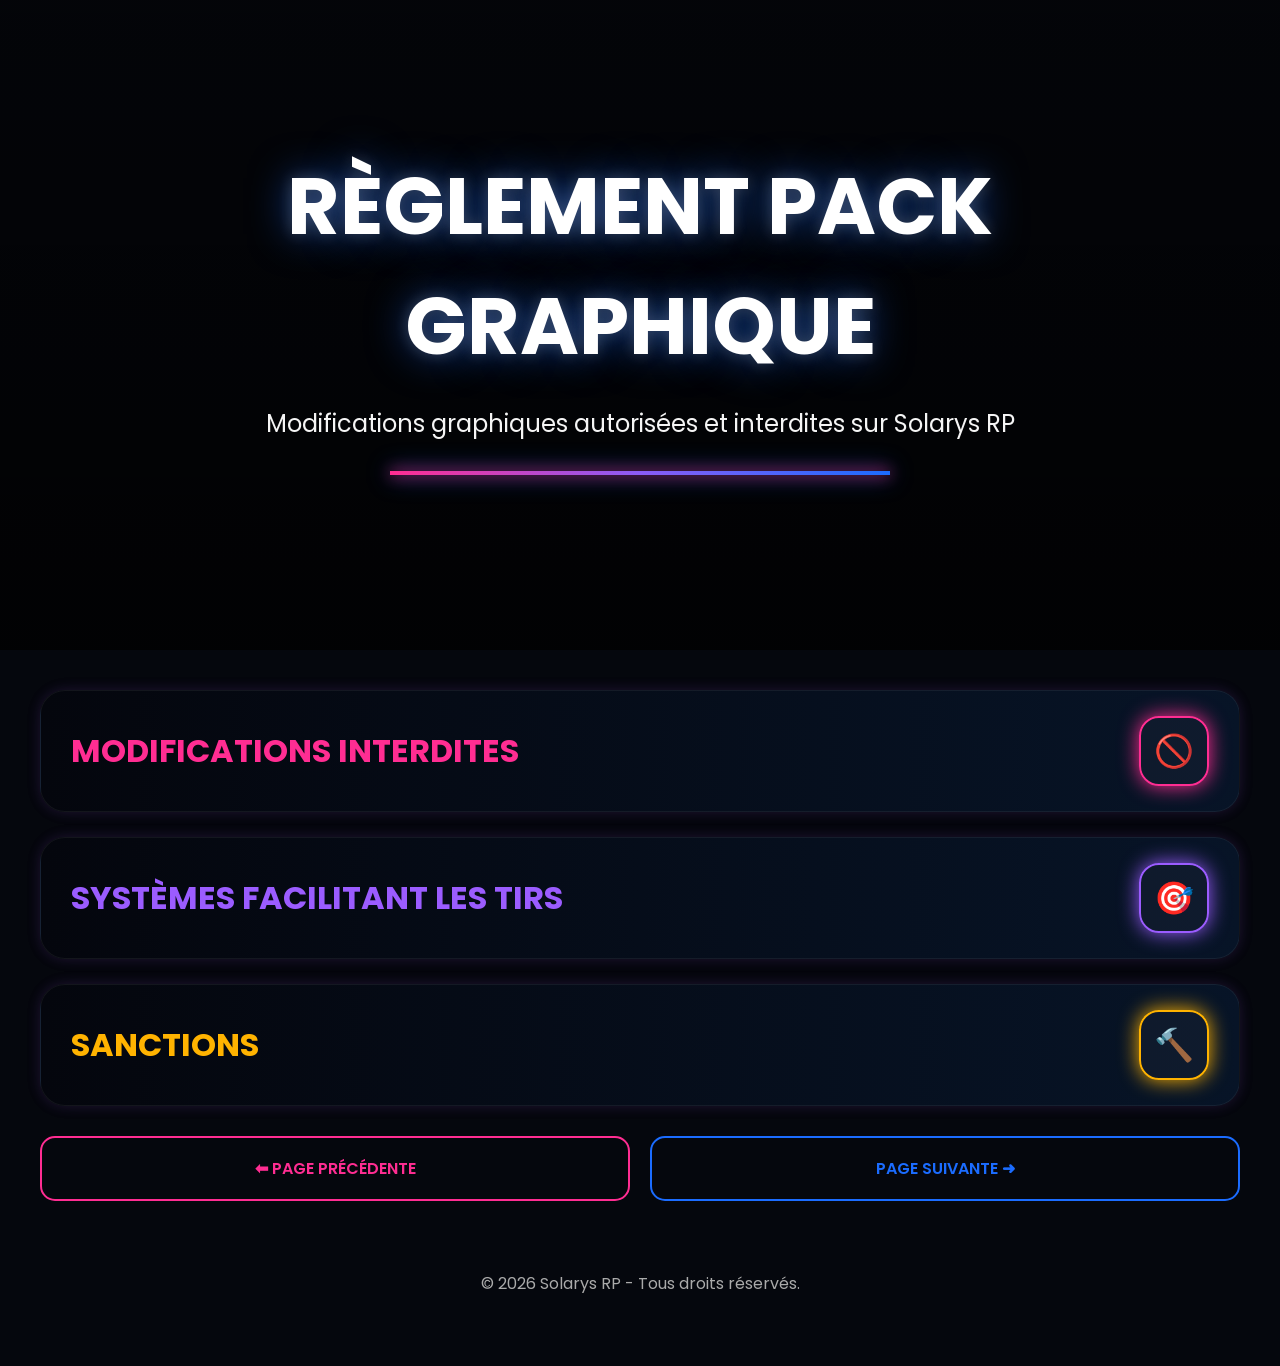
<file: reglement packgraphique.html>
<!DOCTYPE html>
<html lang="fr">
<head>
<meta charset="UTF-8">
<meta name="viewport" content="width=device-width, initial-scale=1.0">

<title>Règlement Pack Graphique - Solarys RP</title>

<link href="https://fonts.googleapis.com/css2?family=Poppins:wght@300;400;500;600;700&display=swap" rel="stylesheet">

<style>

*{
margin:0;
padding:0;
box-sizing:border-box;
font-family:'Poppins',sans-serif;
}

body{
background:#05070d;
color:white;
overflow-x:hidden;
}

/* ========================= */
/* BANNIÈRE */
/* ========================= */

.hero{
height:650px;
background:
linear-gradient(rgba(0,0,0,.35),rgba(0,0,0,.75)),
url("https://raw.githubusercontent.com/corentinsola/solarys-rp/main/fond d ecran pack graphique.png");
background-size:cover;
background-position:center;
display:flex;
justify-content:center;
align-items:center;
text-align:center;
}

.hero-content{
max-width:1200px;
padding:20px;
}

.hero-content h1{
font-size:5rem;
font-weight:700;
text-transform:uppercase;
}

.hero-content p{
margin-top:20px;
font-size:1.5rem;
}

.neon-divider{
width:500px;
height:4px;
margin:30px auto;
background:linear-gradient(90deg,#ff2d92,#8b5cf6,#1b6cff);
}

.hero-content{
max-width:1200px;
padding:20px;
}

.hero-content h1{
font-size:5rem;
font-weight:700;
text-transform:uppercase;
color:white;

text-shadow:
0 0 15px rgba(255,255,255,.2),
0 0 40px rgba(27,108,255,.6);
}

.hero-content p{
margin-top:20px;
font-size:1.5rem;
color:#f5f5f5;
}

.neon-divider{
width:500px;
height:4px;
margin:30px auto;

background:
linear-gradient(
90deg,
#ff2d92,
#8b5cf6,
#1b6cff
);

box-shadow:
0 0 15px #ff2d92,
0 0 25px #1b6cff;
}

/* ========================= */
/* CONTENU */
/* ========================= */
.container{
max-width:1600px;
margin:auto;
padding:40px;
}

.section{
background:linear-gradient(90deg,#04060d,#071427);
border-radius:25px;
margin-bottom:25px;
border:1px solid rgba(255,255,255,.06);
box-shadow:
0 0 15px rgba(255,45,146,.10),
0 0 15px rgba(27,108,255,.10);
overflow:hidden;
}

.section-header{
display:flex;
justify-content:space-between;
align-items:center;
padding:25px 30px;
cursor:pointer;
}

.section-header h2{
font-size:2rem;
font-weight:700;
}

.modif h2{color:#ff2d92;}
.tirs h2{color:#9b5cff;}
.sanctions h2{color:#ffb300;}

.section-content{
padding:30px;
}

.grid{
display:grid;
grid-template-columns:1fr 1fr;
gap:50px;
}

ul{
list-style:none;
}

li{
padding:12px 0;
border-bottom:1px solid rgba(255,255,255,.05);
}
.modif li::before{
content:"• ";
color:#ff2d92;
font-size:1.3rem;
text-shadow:0 0 10px #ff2d92;
}

.tirs li::before{
content:"• ";
color:#9b5cff;
font-size:1.3rem;
text-shadow:0 0 10px #9b5cff;
}

.sanctions li::before{
content:"• ";
color:#ffb300;
font-size:1.3rem;
text-shadow:0 0 10px #ffb300;
}
.hidden{
display:none;
}

.icon{
width:70px;
height:70px;
display:flex;
align-items:center;
justify-content:center;
font-size:32px;
border-radius:20px;
background:rgba(255,255,255,.03);
}

.pink{
border:2px solid #ff2d92;
box-shadow:0 0 20px #ff2d92;
}

.purple{
border:2px solid #9b5cff;
box-shadow:0 0 20px #9b5cff;
}

.orange{
border:2px solid #ffb300;
box-shadow:0 0 20px #ffb300;
}

.message{
margin-top:20px;
padding:20px;
border-radius:15px;
border:1px solid #1b6cff;
text-align:center;
}

.navigation{
display:flex;
gap:20px;
margin-top:30px;
}

.navigation a{
flex:1;
padding:18px;
text-align:center;
text-decoration:none;
font-weight:600;
border-radius:15px;
}

.prev{
border:2px solid #ff2d92;
color:#ff2d92;
}

.next{
border:2px solid #1b6cff;
color:#1b6cff;
}

footer{
margin-top:40px;
padding:30px;
text-align:center;
color:#aaa;
}

</style>

</head>
<body>  
  
 <header class="hero">

<div class="hero-content">

<h1>RÈGLEMENT PACK GRAPHIQUE</h1>

<p>
Modifications graphiques autorisées et interdites sur Solarys RP
</p>

<div class="neon-divider"></div>

</div>

</header> 
  <div class="container">

<div class="section modif">

<div class="section-header" onclick="toggle(this)">
<h2>MODIFICATIONS INTERDITES</h2>
<div class="icon pink">🚫</div>
</div>

<div class="section-content">

<div class="grid">

<ul>
<li>No props</li>
<li>No element</li>
<li>No water</li>
<li>No bush</li>
<li>Suppression d'objets ou d'éléments de décors</li>
<li>Modification de la FOV</li>
<li>Fichiers donnant un avantage visuel</li>
</ul>

<ul>
<li>Réduction d'effets pour voir à travers certains éléments</li>
<li>Suppression de végétation, eau, fumée ou props</li>
<li>Full stamina</li>
<li>Réduction de recul</li>
<li>Modifications de luminosité abusives</li>
<li>Packs donnant un avantage compétitif</li>
<li>Optimisations abusives modifiant le gameplay</li>
</ul>

</div>

</div>

</div>

<div class="section tirs">

<div class="section-header" onclick="toggle(this)">
<h2>SYSTÈMES FACILITANT LES TIRS</h2>
<div class="icon purple">🎯</div>
</div>

<div class="section-content">

<ul>
<li>Crosshairs externes</li>
<li>Tracers</li>
<li>Hit Effects</li>
<li>Kill Effects</li>
<li>Blood Effects</li>
</ul>

</div>

</div>

<div class="section sanctions">

<div class="section-header" onclick="toggle(this)">
<h2>SANCTIONS</h2>
<div class="icon orange">🔨</div>
</div>

<div class="section-content">

<ul>
<li>⚠️ Warn</li>
<li>🔗 Jail / TIG</li>
<li>🔨 Bannissement temporaire</li>
<li>⛔ Bannissement définitif</li>
</ul>

<div class="message">
Nous vous remercions de respecter ce règlement afin de préserver une expérience de jeu saine sur le serveur.
</div>

</div>

</div>

<div class="navigation">

<a href="https://reglement.solarys-rp.fr/page%20d%20acceuil%20solarys.html" class="prev">
⬅ PAGE PRÉCÉDENTE
</a>

<a href="https://reglement.solarys-rp.fr/reglement%20notion.html" class="next">
PAGE SUIVANTE ➜
</a>

</div>


<footer>
© 2026 Solarys RP - Tous droits réservés.
</footer>

<script>
function toggle(element){
const content = element.nextElementSibling;
content.classList.toggle("hidden");
}

window.onload = function(){
document.querySelectorAll('.section-content').forEach(content=>{
content.classList.add('hidden');
});
}
</script>

</body>
</html>
</file>
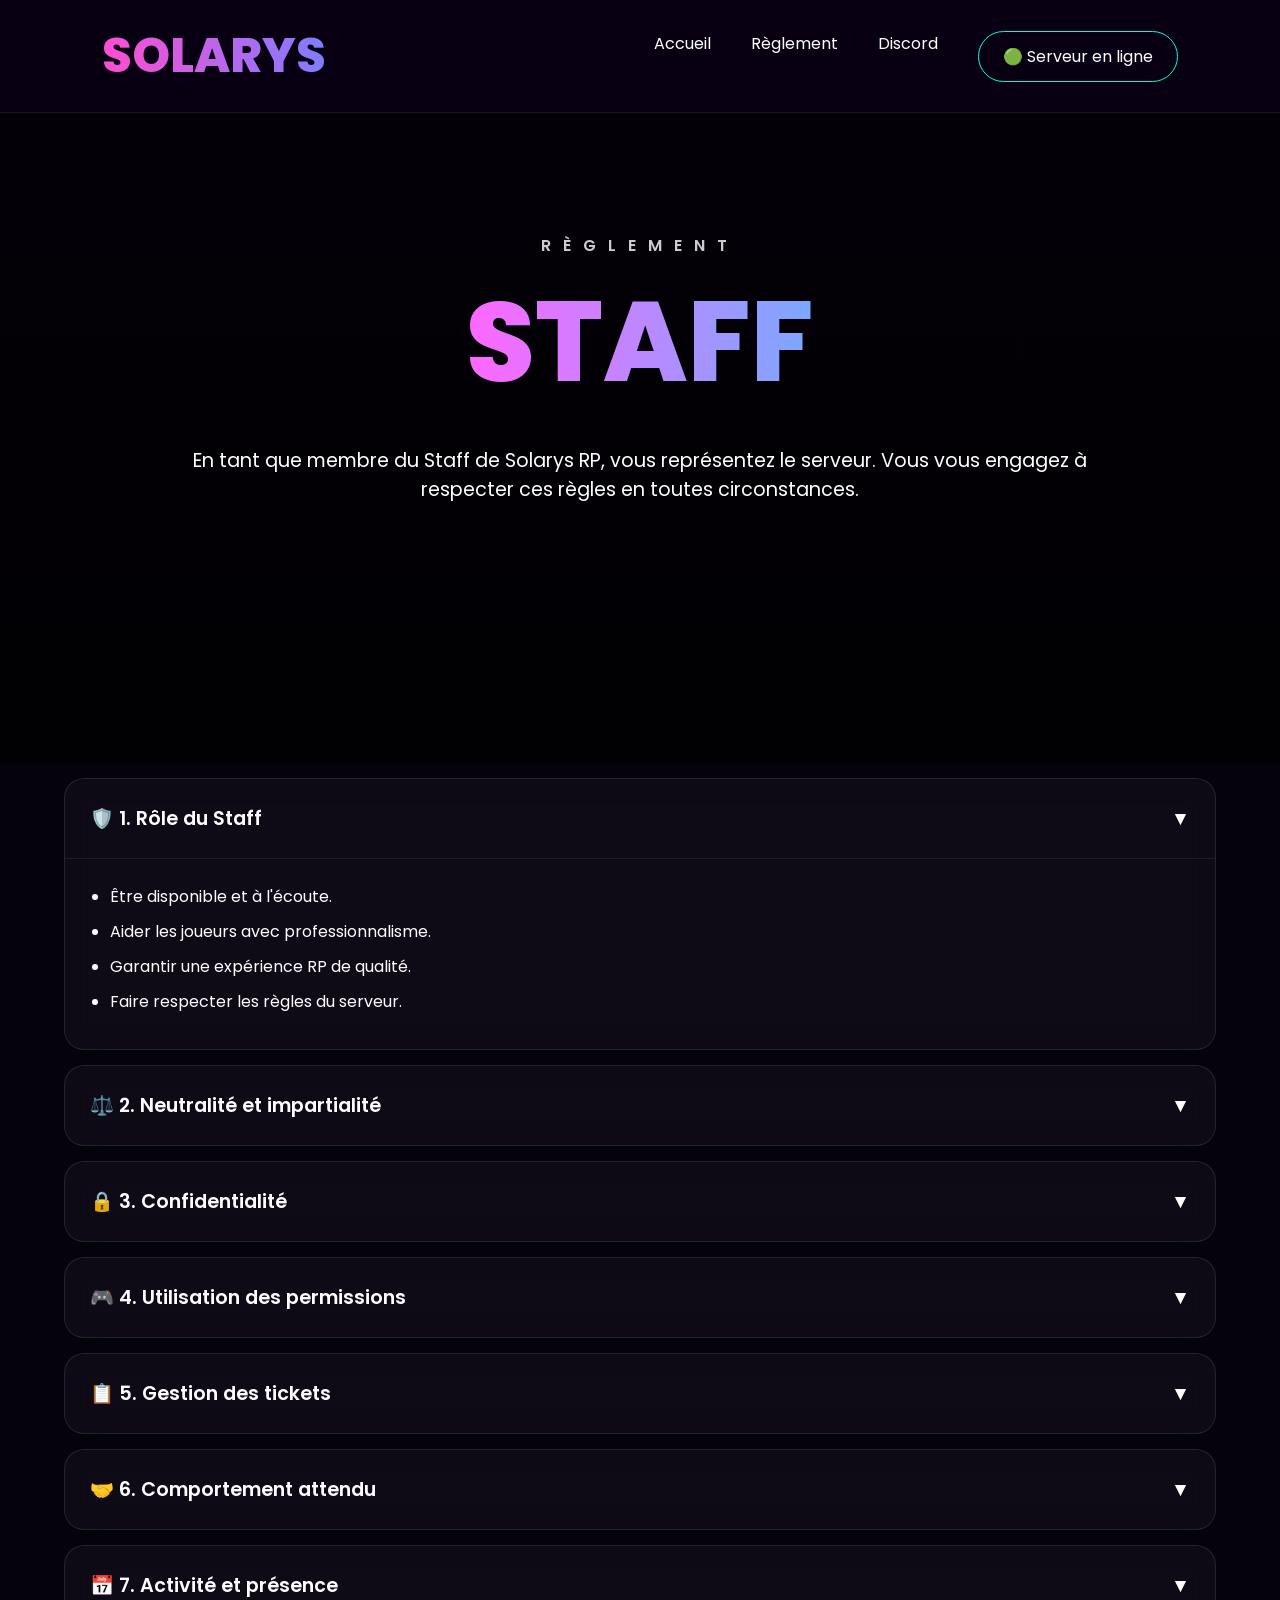
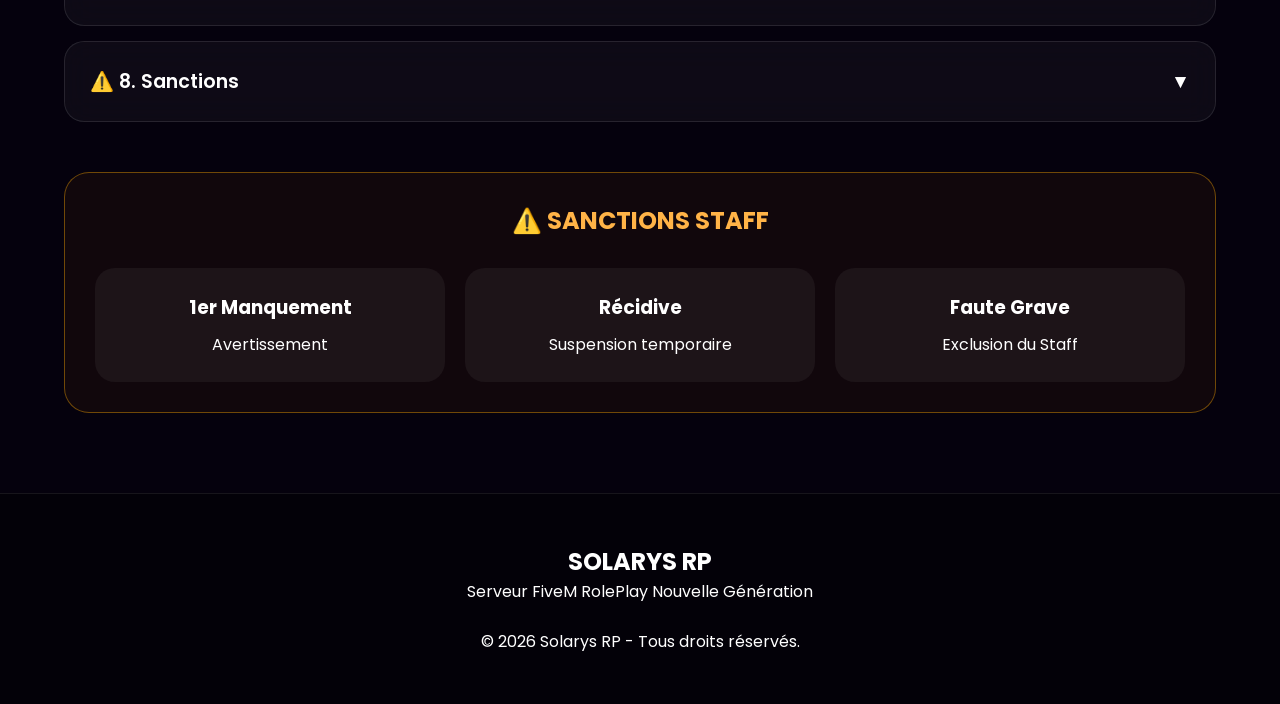
<file: reglement staff.html>
<!DOCTYPE html>
<html lang="fr">

<head>
<meta charset="UTF-8">
<meta name="viewport" content="width=device-width, initial-scale=1.0">

<title>Règlement Staff - Solarys RP</title>

<link href="https://fonts.googleapis.com/css2?family=Poppins:wght@300;400;500;600;700;800&display=swap" rel="stylesheet">

<style>

*{
    margin:0;
    padding:0;
    box-sizing:border-box;
    font-family:'Poppins',sans-serif;
}

body{
    background:#05010d;
    color:white;
    overflow-x:hidden;
}

.hero{
height:650px;

background-image:
linear-gradient(
rgba(0,0,0,.45),
rgba(0,0,0,.80)
),
url("https://raw.githubusercontent.com/corentinsola/solarys-rp/main/image%20staff.png");

background-size:cover;
background-position:center;
background-repeat:no-repeat;

display:flex;
flex-direction:column;
justify-content:center;
align-items:center;
text-align:center;

padding:20px;
}

/* HEADER */

header{
    position:sticky;
    top:0;
    z-index:999;
    backdrop-filter:blur(20px);
    background:rgba(10,0,20,.75);
    border-bottom:1px solid rgba(255,255,255,.08);

    display:flex;
    justify-content:space-between;
    align-items:center;

    padding:20px 8%;
}

.logo{
    font-size:3rem;
    font-weight:800;
    background:linear-gradient(90deg,#ff4dd2,#7f7dff);
    -webkit-background-clip:text;
    -webkit-text-fill-color:transparent;
}

nav{
    display:flex;
    gap:40px;
}

nav a{
    color:white;
    text-decoration:none;
}

.status{
    border:1px solid #00ffd5;
    padding:12px 24px;
    border-radius:40px;
}

/* HERO */

.hero{
    text-align:center;
    padding:120px 20px 60px;
}

.hero span{
    letter-spacing:12px;
    opacity:.8;
}

.hero h1{
    font-size:7rem;
    font-weight:800;

    background:linear-gradient(
        90deg,
        #ff67ff,
        #7aa8ff
    );

    -webkit-background-clip:text;
    -webkit-text-fill-color:transparent;
}

.hero p{
    max-width:900px;
    margin:auto;
    font-size:1.2rem;
    margin-top:20px;
}
.hero h1{
font-size:7rem;
font-weight:800;

background:linear-gradient(
90deg,
#ff67ff,
#7aa8ff
);

-webkit-background-clip:text;
-webkit-text-fill-color:transparent;
}

.hero span{
letter-spacing:12px;
opacity:.8;
font-weight:600;
}

.hero p{
max-width:900px;
margin:auto;
font-size:1.2rem;
margin-top:20px;
}
/* ACCORDION */

.container{
    width:min(1200px,90%);
    margin:auto;
}

.accordion{
    margin-top:15px;
    border-radius:20px;
    overflow:hidden;
    border:1px solid rgba(255,255,255,.1);
    background:rgba(255,255,255,.04);
    backdrop-filter:blur(15px);
}

.accordion-header{
    padding:25px;
    cursor:pointer;

    display:flex;
    justify-content:space-between;
    align-items:center;

    font-size:1.2rem;
    font-weight:600;
}

.accordion-content{
    display:none;
    padding:25px;
    border-top:1px solid rgba(255,255,255,.08);
}

.accordion.active .accordion-content{
    display:block;
}

.accordion-content ul{
    padding-left:20px;
}

.accordion-content li{
    margin-bottom:10px;
}

/* SANCTIONS */

.sanctions{
    margin-top:50px;
    padding:30px;
    border-radius:25px;

    border:1px solid rgba(255,170,0,.4);

    background:rgba(255,140,0,.05);
}

.sanctions h2{
    text-align:center;
    margin-bottom:30px;
    color:#ffb347;
}

.grid{
    display:grid;
    grid-template-columns:repeat(auto-fit,minmax(250px,1fr));
    gap:20px;
}

.card{
    padding:25px;
    border-radius:20px;
    text-align:center;
    background:rgba(255,255,255,.05);
}

.card h3{
    margin-bottom:10px;
}

/* FOOTER */

footer{
    margin-top:80px;
    padding:50px 20px;
    text-align:center;
    border-top:1px solid rgba(255,255,255,.08);
    background:rgba(0,0,0,.4);
}

@media(max-width:768px){

.hero h1{
font-size:4rem;
}

.logo{
font-size:2rem;
}

nav{
gap:15px;
}

}

</style>

</head>

<body>

<header>

<div class="logo">SOLARYS</div>

<nav>
<a href="index.html">Accueil</a>
<a href="reglement.html">Règlement</a>
<a href="#">Discord</a>
<div class="status">🟢 Serveur en ligne</div>
</nav>

</header>

<section class="hero">

<span>RÈGLEMENT</span>

<h1>STAFF</h1>

<p>
En tant que membre du Staff de Solarys RP,
vous représentez le serveur.
Vous vous engagez à respecter ces règles en toutes circonstances.
</p>

</section>

<div class="container">

<div class="accordion active">
<div class="accordion-header">
🛡️ 1. Rôle du Staff
<span>▼</span>
</div>
<div class="accordion-content">
<ul>
<li>Être disponible et à l'écoute.</li>
<li>Aider les joueurs avec professionnalisme.</li>
<li>Garantir une expérience RP de qualité.</li>
<li>Faire respecter les règles du serveur.</li>
</ul>
</div>
</div>

<div class="accordion">
<div class="accordion-header">
⚖️ 2. Neutralité et impartialité
<span>▼</span>
</div>
<div class="accordion-content">
<ul>
<li>Ne jamais favoriser un joueur.</li>
<li>Rester neutre dans chaque ticket.</li>
<li>Ne pas utiliser son rôle pour obtenir un avantage RP.</li>
</ul>
</div>
</div>

<div class="accordion">
<div class="accordion-header">
🔒 3. Confidentialité
<span>▼</span>
</div>
<div class="accordion-content">
<ul>
<li>Les informations internes restent internes.</li>
<li>Interdiction de divulguer les discussions Staff.</li>
</ul>
</div>
</div>

<div class="accordion">
<div class="accordion-header">
🎮 4. Utilisation des permissions
<span>▼</span>
</div>
<div class="accordion-content">
<ul>
<li>Aucune utilisation abusive des commandes Staff.</li>
<li>Les permissions servent uniquement à la modération.</li>
</ul>
</div>
</div>

<div class="accordion">
<div class="accordion-header">
📋 5. Gestion des tickets
<span>▼</span>
</div>
<div class="accordion-content">
<ul>
<li>Être respectueux avec chaque joueur.</li>
<li>Écouter toutes les parties avant décision.</li>
</ul>
</div>
</div>

<div class="accordion">
<div class="accordion-header">
🤝 6. Comportement attendu
<span>▼</span>
</div>
<div class="accordion-content">
<ul>
<li>Respect.</li>
<li>Maturité.</li>
<li>Exemplarité.</li>
</ul>
</div>
</div>

<div class="accordion">
<div class="accordion-header">
📅 7. Activité et présence
<span>▼</span>
</div>
<div class="accordion-content">
<ul>
<li>Rester actif.</li>
<li>Prévenir en cas d'absence prolongée.</li>
</ul>
</div>
</div>

<div class="accordion">
<div class="accordion-header">
⚠️ 8. Sanctions
<span>▼</span>
</div>
<div class="accordion-content">
<ul>
<li>Avertissement.</li>
<li>Suspension.</li>
<li>Rétrogradation.</li>
<li>Exclusion du Staff.</li>
</ul>
</div>
</div>

<div class="sanctions">

<h2>⚠️ SANCTIONS STAFF</h2>

<div class="grid">

<div class="card">
<h3>1er Manquement</h3>
<p>Avertissement</p>
</div>

<div class="card">
<h3>Récidive</h3>
<p>Suspension temporaire</p>
</div>

<div class="card">
<h3>Faute Grave</h3>
<p>Exclusion du Staff</p>
</div>

</div>

</div>

</div>

<footer>

<h2>SOLARYS RP</h2>

<p>
Serveur FiveM RolePlay Nouvelle Génération
</p>

<br>

<p>
© 2026 Solarys RP - Tous droits réservés.
</p>

</footer>

<script>

document.querySelectorAll(".accordion-header").forEach(header=>{

header.addEventListener("click",()=>{

header.parentElement.classList.toggle("active");

});

});

</script>

</body>
</html>
</file>
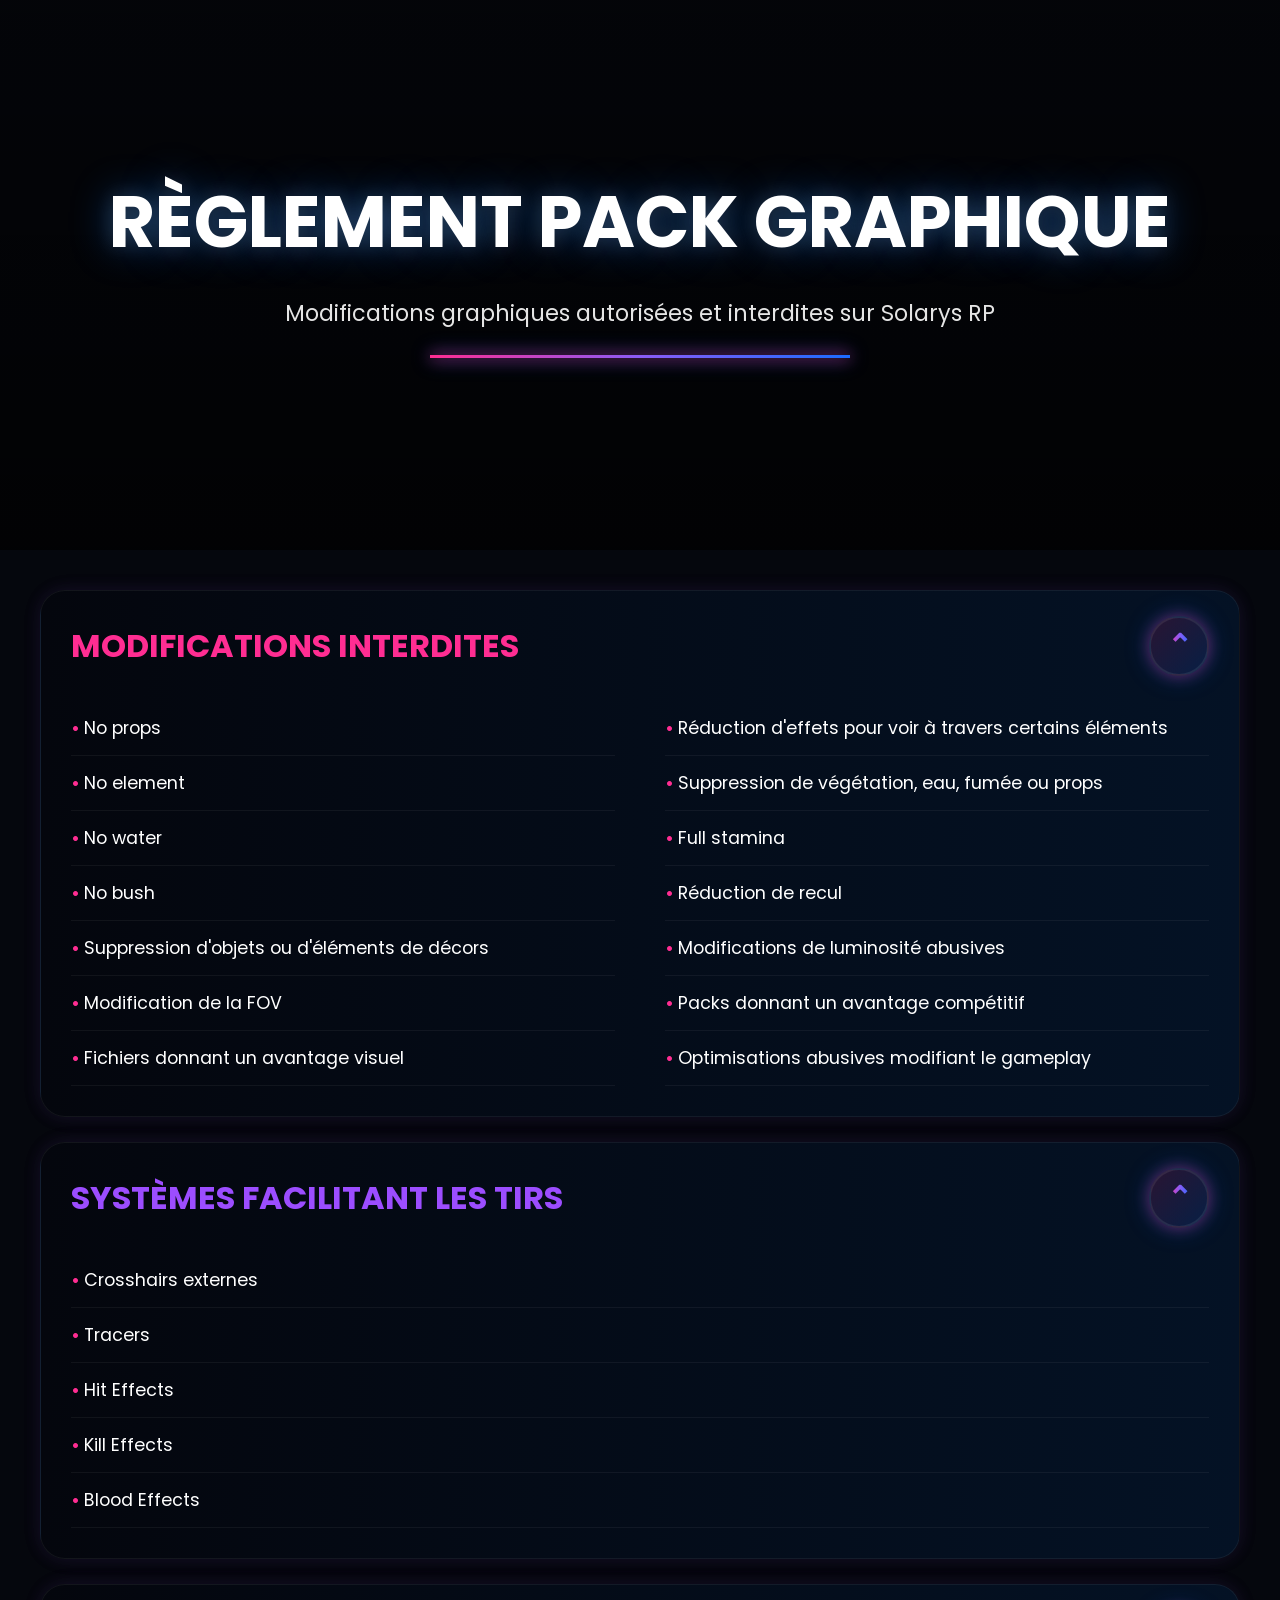
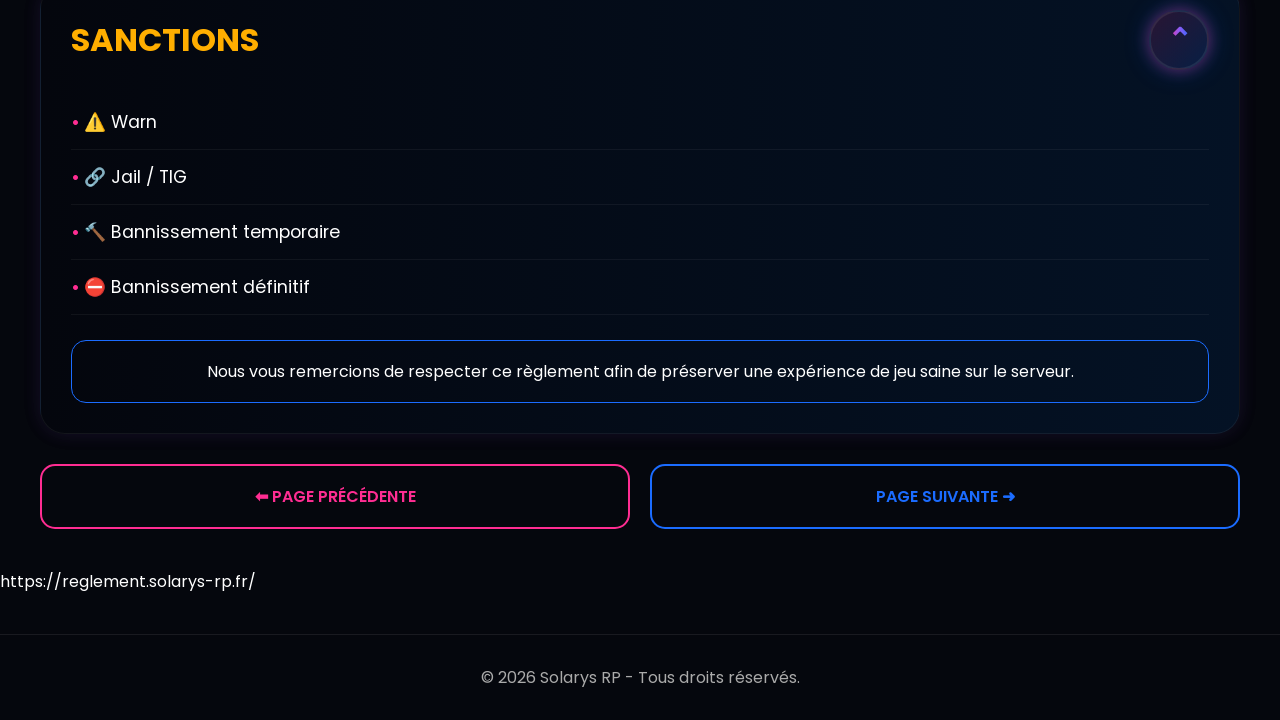
<file: reglement.html>
<!DOCTYPE html>
<html lang="fr">
<head>
<meta charset="UTF-8">
<meta name="viewport" content="width=device-width, initial-scale=1.0">

<title>Règlement Pack Graphique - Solarys RP</title>

<link href="https://fonts.googleapis.com/css2?family=Poppins:wght@300;400;500;600;700&display=swap" rel="stylesheet">

<style>

*{
margin:0;
padding:0;
box-sizing:border-box;
font-family:'Poppins',sans-serif;
}

body{
background:#05070d;
color:#fff;
}

/* ========================= */
/* BANNIÈRE */
/* ========================= */

.hero{
height:550px;

background-image:
linear-gradient(
rgba(0,0,0,.35),
rgba(0,0,0,.70)
),
url("https://reglement.solarys-rp.fr/banniere-packgraphique.png");

background-size:cover;
background-position:center;
background-repeat:no-repeat;

display:flex;
justify-content:center;
align-items:center;
text-align:center;
}

.hero-content h1{
font-size:4.5rem;
font-weight:700;
text-transform:uppercase;

text-shadow:
0 0 20px rgba(255,255,255,.15),
0 0 40px rgba(0,119,255,.45);
}

.hero-content p{
margin-top:20px;
font-size:1.4rem;
color:#e5e5e5;
}

.neon-divider{
width:420px;
height:3px;
margin:25px auto;

background:
linear-gradient(
90deg,
#ff2d92,
#8b5cf6,
#1b6cff
);

box-shadow:
0 0 15px #ff2d92,
0 0 20px #1b6cff;
}

/* ========================= */
/* CONTENU */
/* ========================= */

.container{
max-width:1600px;
margin:auto;
padding:40px;
}

.section{
background:linear-gradient(
90deg,
#04060d,
#041225
);

border:1px solid rgba(255,255,255,.06);
border-radius:25px;

margin-bottom:25px;

box-shadow:
0 0 20px rgba(255,45,146,.08),
0 0 20px rgba(27,108,255,.08);

overflow:hidden;
}

.section-header{
padding:25px 30px;
display:flex;
justify-content:space-between;
align-items:center;
cursor:pointer;
transition:.3s;
}

.section-header h2{
font-size:2rem;
}

.modif h2{
color:#ff2d92;
}

.tirs h2{
color:#9c4dff;
}

.sanctions h2{
color:#ffae00;
}

/* ========================= */
/* FLÈCHES NÉON */
/* ========================= */

.accordion-arrow{
width:60px;
height:60px;

display:flex;
align-items:center;
justify-content:center;

border-radius:50%;

background:
linear-gradient(
135deg,
rgba(255,45,146,.15),
rgba(27,108,255,.15)
);

border:2px solid rgba(255,255,255,.08);

box-shadow:
0 0 15px rgba(255,45,146,.35),
0 0 25px rgba(27,108,255,.35);

transition:.3s;
}

.accordion-arrow span{
font-size:30px;
font-weight:700;

background:
linear-gradient(
90deg,
#ff2d92,
#8b5cf6,
#1b6cff
);

-webkit-background-clip:text;
-webkit-text-fill-color:transparent;
}

.section-header:hover .accordion-arrow{
transform:scale(1.08);

box-shadow:
0 0 25px rgba(255,45,146,.55),
0 0 35px rgba(27,108,255,.55);
}

/* ========================= */

.section-content{
padding:0 30px 30px;
}

.grid{
display:grid;
grid-template-columns:1fr 1fr;
gap:50px;
}

ul{
list-style:none;
}

li{
padding:14px 0;
border-bottom:1px solid rgba(255,255,255,.05);
font-size:1.1rem;
}

li::before{
content:"• ";
color:#ff2d92;
font-weight:bold;
}

.message{
margin-top:25px;
padding:18px;
border:1px solid #1b6cff;
border-radius:15px;
text-align:center;
}

/* ========================= */
/* NAVIGATION */
/* ========================= */

.navigation{
display:flex;
gap:20px;
margin-top:30px;
}

.navigation a{
flex:1;
padding:18px;
text-align:center;
text-decoration:none;
font-weight:600;
border-radius:15px;
transition:.3s;
}

.prev{
border:2px solid #ff2d92;
color:#ff2d92;
}

.prev:hover{
background:#ff2d92;
color:white;
}

.next{
border:2px solid #1b6cff;
color:#1b6cff;
}

.next:hover{
background:#1b6cff;
color:white;
}

footer{
margin-top:40px;
padding:30px;
text-align:center;
border-top:1px solid rgba(255,255,255,.08);
color:#aaa;
}

.hidden{
display:none;
}

@media(max-width:900px){

.hero{
height:380px;
}

.hero-content h1{
font-size:2.3rem;
}

.hero-content p{
font-size:1rem;
}

.neon-divider{
width:220px;
}

.grid{
grid-template-columns:1fr;
}

.navigation{
flex-direction:column;
}

}

</style>
</head>

<body>

<header class="hero">

<div class="hero-content">

<h1>RÈGLEMENT PACK GRAPHIQUE</h1>

<p>
Modifications graphiques autorisées et interdites sur Solarys RP
</p>

<div class="neon-divider"></div>

</div>

</header>

<div class="container">

<div class="section modif">

<div class="section-header" onclick="toggle(this)">
<h2>MODIFICATIONS INTERDITES</h2>

<div class="accordion-arrow">
<span>⌃</span>
</div>

</div>

<div class="section-content">

<div class="grid">

<ul>
<li>No props</li>
<li>No element</li>
<li>No water</li>
<li>No bush</li>
<li>Suppression d'objets ou d'éléments de décors</li>
<li>Modification de la FOV</li>
<li>Fichiers donnant un avantage visuel</li>
</ul>

<ul>
<li>Réduction d'effets pour voir à travers certains éléments</li>
<li>Suppression de végétation, eau, fumée ou props</li>
<li>Full stamina</li>
<li>Réduction de recul</li>
<li>Modifications de luminosité abusives</li>
<li>Packs donnant un avantage compétitif</li>
<li>Optimisations abusives modifiant le gameplay</li>
</ul>

</div>

</div>

</div>

<div class="section tirs">

<div class="section-header" onclick="toggle(this)">
<h2>SYSTÈMES FACILITANT LES TIRS</h2>

<div class="accordion-arrow">
<span>⌃</span>
</div>

</div>

<div class="section-content">

<ul>
<li>Crosshairs externes</li>
<li>Tracers</li>
<li>Hit Effects</li>
<li>Kill Effects</li>
<li>Blood Effects</li>
</ul>

</div>

</div>

<div class="section sanctions">

<div class="section-header" onclick="toggle(this)">
<h2>SANCTIONS</h2>

<div class="accordion-arrow">
<span>⌃</span>
</div>

</div>

<div class="section-content">

<ul>
<li>⚠️ Warn</li>
<li>🔗 Jail / TIG</li>
<li>🔨 Bannissement temporaire</li>
<li>⛔ Bannissement définitif</li>
</ul>

<div class="message">
Nous vous remercions de respecter ce règlement afin de préserver une expérience de jeu saine sur le serveur.
</div>

</div>
</div>

<!-- ========================= -->
<!-- NAVIGATION -->
<!-- ========================= -->

<div class="navigation">

<a href="https://reglement.solarys-rp.fr/reglement.html" class="prev">
⬅ PAGE PRÉCÉDENTE
</a>

<a href="https://reglement.solarys-rp.fr/reglement%20legal.html" class="next">
PAGE SUIVANTE ➜
</a>

</div>

</div>

https://reglement.solarys-rp.fr/

</div>

<footer>
© 2026 Solarys RP - Tous droits réservés.
</footer>

<script>

function toggle(element){

const content =
element.nextElementSibling;

content.classList.toggle("hidden");

const arrow =
element.querySelector(".accordion-arrow span");

if(content.classList.contains("hidden")){
arrow.innerHTML="⌄";
}else{
arrow.innerHTML="⌃";
}

}

</script>

</body>
</html>
</file>
<file: assets/css/style.css>
/* =========================
   RESET
========================= */

*{
    margin:0;
    padding:0;
    box-sizing:border-box;
}

html,
body{
    width:100%;
    height:100%;
}

body{
    font-family: "Segoe UI", sans-serif;
    color:white;

    background:url("../images/background.png");
    background-size:cover;
    background-position:center;
    background-repeat:no-repeat;

    overflow:hidden;
    position:relative;
}

/* =========================
   OVERLAY
========================= */

.overlay{
    position:absolute;
    inset:0;

    background:
    linear-gradient(
        rgba(0,0,0,.15),
        rgba(0,0,0,.30)
    );

    z-index:1;
}

/* =========================
   HEADER
========================= */

header{
    position:relative;
    z-index:2;

    height:90px;

    display:flex;
    align-items:center;
    justify-content:space-between;

    padding:0 60px;

    border-bottom:1px solid rgba(255,255,255,.10);

    backdrop-filter:blur(12px);
    background:rgba(0,0,0,.15);
}

.logo{
    font-size:3rem;
    font-weight:900;

    background:linear-gradient(
        90deg,
        #ff4fd8,
        #8f6dff,
        #4ab6ff
    );

    -webkit-background-clip:text;
    -webkit-text-fill-color:transparent;

    text-shadow:
        0 0 15px rgba(255,79,216,.5),
        0 0 30px rgba(74,182,255,.4);
}

nav{
    display:flex;
    align-items:center;
    gap:25px;
}

nav a{
    text-decoration:none;
    color:white;
    font-size:1.1rem;
}

.status{
    display:flex;
    align-items:center;
    gap:10px;

    padding:12px 22px;

    border-radius:50px;

    border:1px solid #00ffb3;

    background:rgba(255,255,255,.03);

    backdrop-filter:blur(10px);
}

.dot{
    width:10px;
    height:10px;

    border-radius:50%;

    background:#00ffb3;

    box-shadow:
        0 0 10px #00ffb3,
        0 0 20px #00ffb3;
}

/* =========================
   MAIN
========================= */

main{
    position:relative;
    z-index:2;

    height:calc(100vh - 90px);

    display:flex;
    flex-direction:column;

    justify-content:center;
    align-items:center;

    text-align:center;

    animation:fadeUp 1s ease;
}

@keyframes fadeUp{

    from{
        opacity:0;
        transform:translateY(30px);
    }

    to{
        opacity:1;
        transform:translateY(0);
    }
}

/* =========================
   WELCOME
========================= */

.welcome{
    font-size:1rem;
    letter-spacing:12px;

    color:rgba(255,255,255,.85);

    margin-bottom:20px;
}

/* =========================
   TITRE
========================= */

h1{
    font-size:5.5rem;
    font-weight:900;

    letter-spacing:-4px;
    line-height:1;

    margin-bottom:30px;

    background:linear-gradient(
        90deg,
        #ff4fd8 0%,
        #b86cff 50%,
        #4ab6ff 100%
    );

    -webkit-background-clip:text;
    -webkit-text-fill-color:transparent;

    text-shadow:
        0 0 30px rgba(255,79,216,.30),
        0 0 50px rgba(74,182,255,.30);
}

/* =========================
   DESCRIPTION
========================= */

p{
    max-width:850px;

    font-size:1.5rem;
    line-height:1.8;

    margin-bottom:50px;

    color:rgba(255,255,255,.95);
}

/* =========================
   BUTTONS
========================= */

.buttons {
    display: flex;
    justify-content: center;
    align-items: center;
    margin-top: 40px;
}

.btn-secondary {
    min-width: 420px;
    text-align: center;
}

/* bouton principal */

.btn-primary{
    text-decoration:none;
    color:white;

    min-width:280px;

    padding:18px 35px;

    border-radius:18px;

    background:linear-gradient(
        90deg,
        #ff4fd8,
        #9b6cff,
        #4ab6ff
    );

    box-shadow:
        0 0 25px rgba(255,79,216,.4),
        0 0 50px rgba(74,182,255,.2);

    transition:.3s;
}


/* bouton secondaire */

.btn-secondary{
    text-decoration:none;
    color:white;

    min-width:320px;

    padding:18px 35px;

    border-radius:18px;

    background:rgba(255,255,255,.08);

    border:1px solid rgba(255,255,255,.15);

    backdrop-filter:blur(10px);

    transition:.3s;
}

.btn-primary:hover,
.btn-secondary:hover{
    transform:translateY(-4px);

    box-shadow:
        0 10px 30px rgba(0,0,0,.30);
}

/* =========================
   RESPONSIVE
========================= */

@media(max-width:1200px){

    h1{
        font-size:5rem;
    }

    p{
        font-size:1.2rem;
    }

}

@media(max-width:768px){

    header{
        padding:0 25px;
    }

    .logo{
        font-size:2rem;
    }

    h1{
        font-size:3.5rem;
    }

    p{
        width:90%;
        font-size:1rem;
    }

    .buttons{
        flex-direction:column;
    }

    .btn-primary,
    .btn-secondary{
        width:100%;
        min-width:auto;
    }

}
</file>
<file: style.css>
*{
margin:0;
padding:0;
box-sizing:border-box;
font-family:'Poppins',sans-serif;
}

body{
background-image:
linear-gradient(
rgba(0,0,0,.45),
rgba(0,0,0,.75)
),
url("https://raw.githubusercontent.com/corentinsola/solarys-rp/main/fond%20d%20ecran%20page%201.png");
background-size:cover;
background-position:center center;
background-repeat:no-repeat;
background-attachment:fixed;

min-height:100vh;

color:white;
overflow-x:hidden;
}

/* Overlay */

.overlay{
position:fixed;
top:0;
left:0;
width:100%;
height:100%;

background:rgba(0,0,0,0.15);

pointer-events:none;
z-index:1;
}

/* Header */

header{
position:relative;
z-index:2;

display:flex;
justify-content:space-between;
align-items:center;

padding:30px 80px;
}

.logo{
font-size:2rem;
font-weight:700;
letter-spacing:3px;

background:linear-gradient(
90deg,
#ff2d92,
#8b5cf6,
#1b6cff
);

-webkit-background-clip:text;
-webkit-text-fill-color:transparent;
}

nav{
display:flex;
align-items:center;
gap:25px;
}

nav a{
color:white;
text-decoration:none;
font-weight:600;
transition:0.3s;
}

nav a:hover{
color:#ff2d92;
}

/* Statut serveur */

.status{
display:flex;
align-items:center;
gap:10px;
}

.dot{
width:10px;
height:10px;

border-radius:50%;

background:#00ff88;

box-shadow:
0 0 10px #00ff88,
0 0 20px #00ff88;
}

/* Contenu principal */

main{
position:relative;
z-index:2;

min-height:calc(100vh - 100px);

display:flex;
flex-direction:column;
justify-content:center;
align-items:center;

text-align:center;

padding:20px;
}

.welcome{
font-size:1rem;
letter-spacing:5px;
color:#ff2d92;
margin-bottom:20px;
font-weight:600;
}

h1{
font-size:6rem;
font-weight:700;

text-shadow:
0 0 20px rgba(255,255,255,.2),
0 0 50px rgba(27,108,255,.5);
}

p{
margin-top:25px;

font-size:1.4rem;
line-height:1.8;

max-width:850px;
}

/* Bouton */

.bouton-centre{
margin-top:50px;
}

.btn-reglement{
display:inline-block;

padding:18px 40px;

text-decoration:none;
font-weight:700;
font-size:1.1rem;

color:white;

border-radius:15px;

background:
linear-gradient(
90deg,
#ff2d92,
#8b5cf6,
#1b6cff
);

box-shadow:
0 0 15px rgba(255,45,146,.5),
0 0 30px rgba(27,108,255,.4);

transition:all .3s ease;
}

.btn-reglement:hover{
transform:translateY(-4px) scale(1.04);

box-shadow:
0 0 25px rgba(255,45,146,.7),
0 0 40px rgba(27,108,255,.6);
}

/* Responsive */

@media(max-width:900px){

header{
padding:20px;
flex-direction:column;
gap:20px;
}

.logo{
font-size:1.8rem;
}

h1{
font-size:3rem;
}

p{
font-size:1rem;
}

nav{
flex-direction:column;
gap:15px;
}

.btn-reglement{
padding:15px 30px;
font-size:1rem;
}

}
</file>
